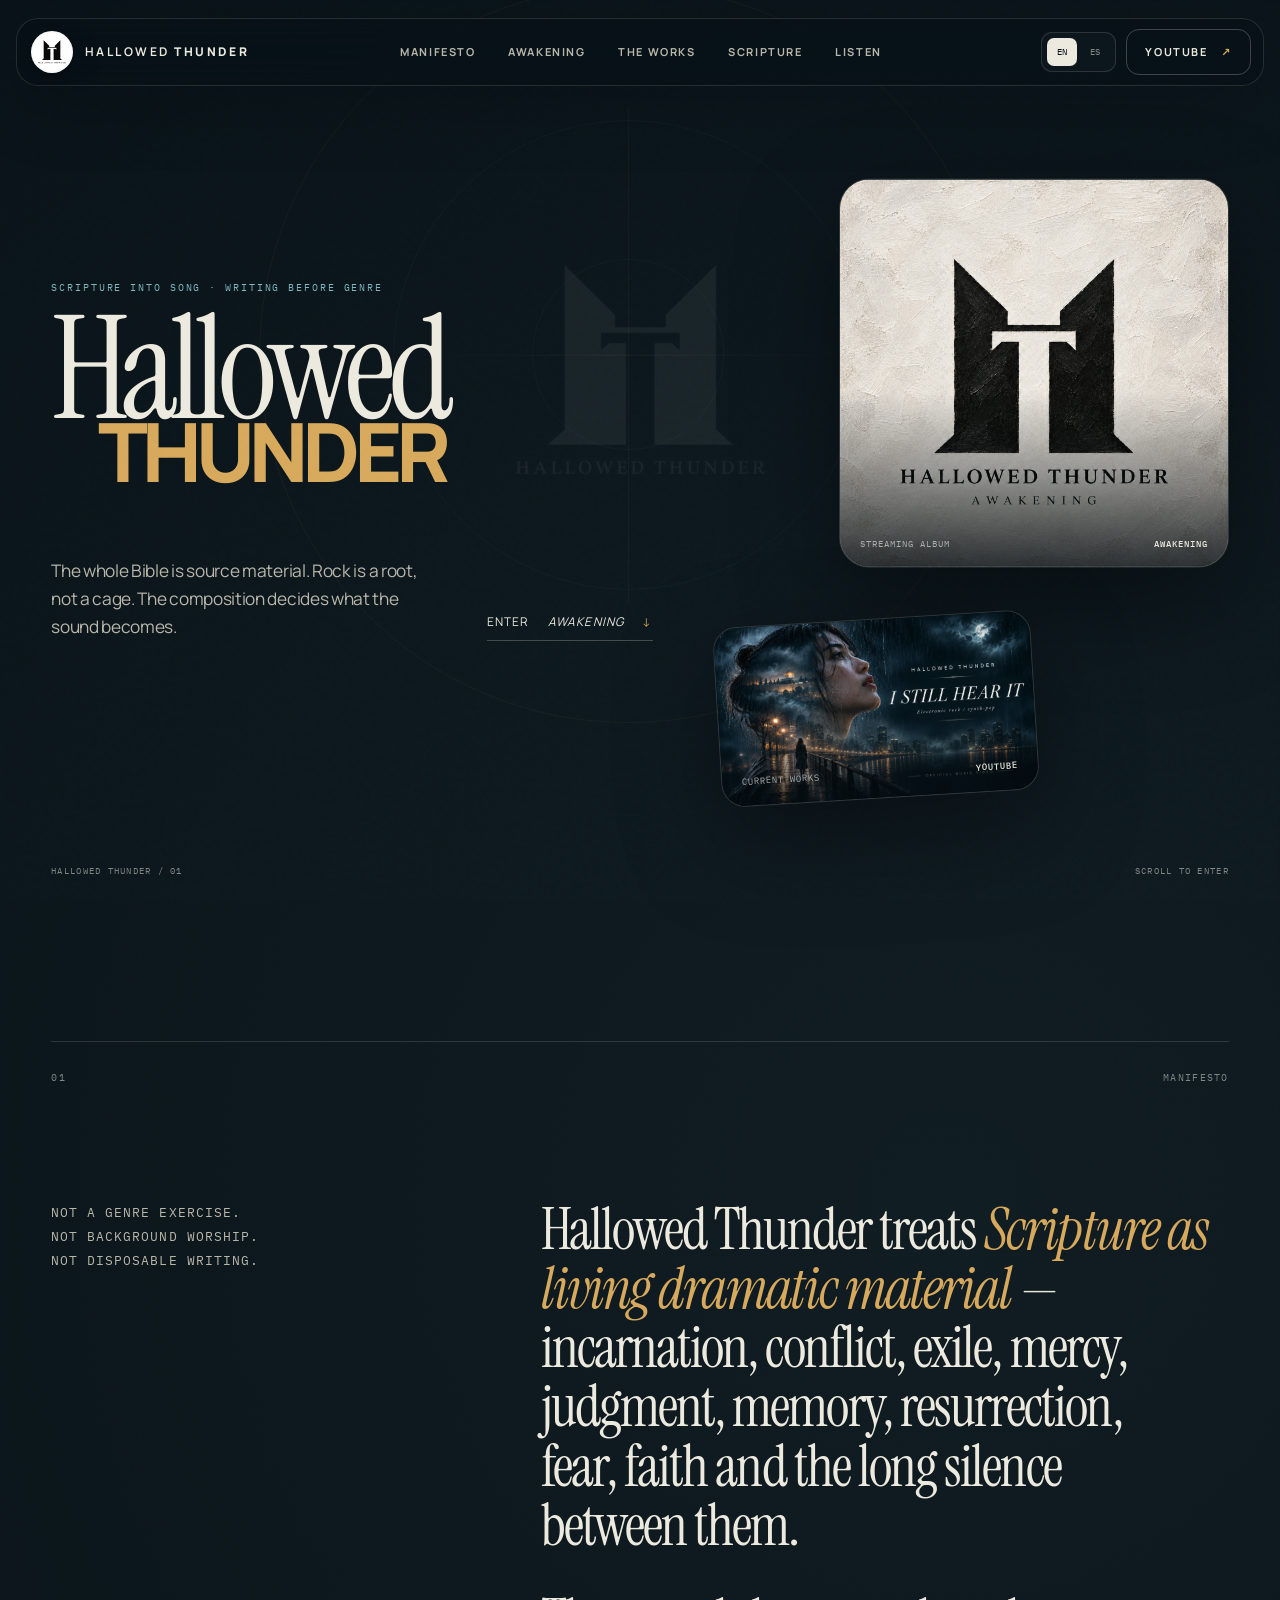
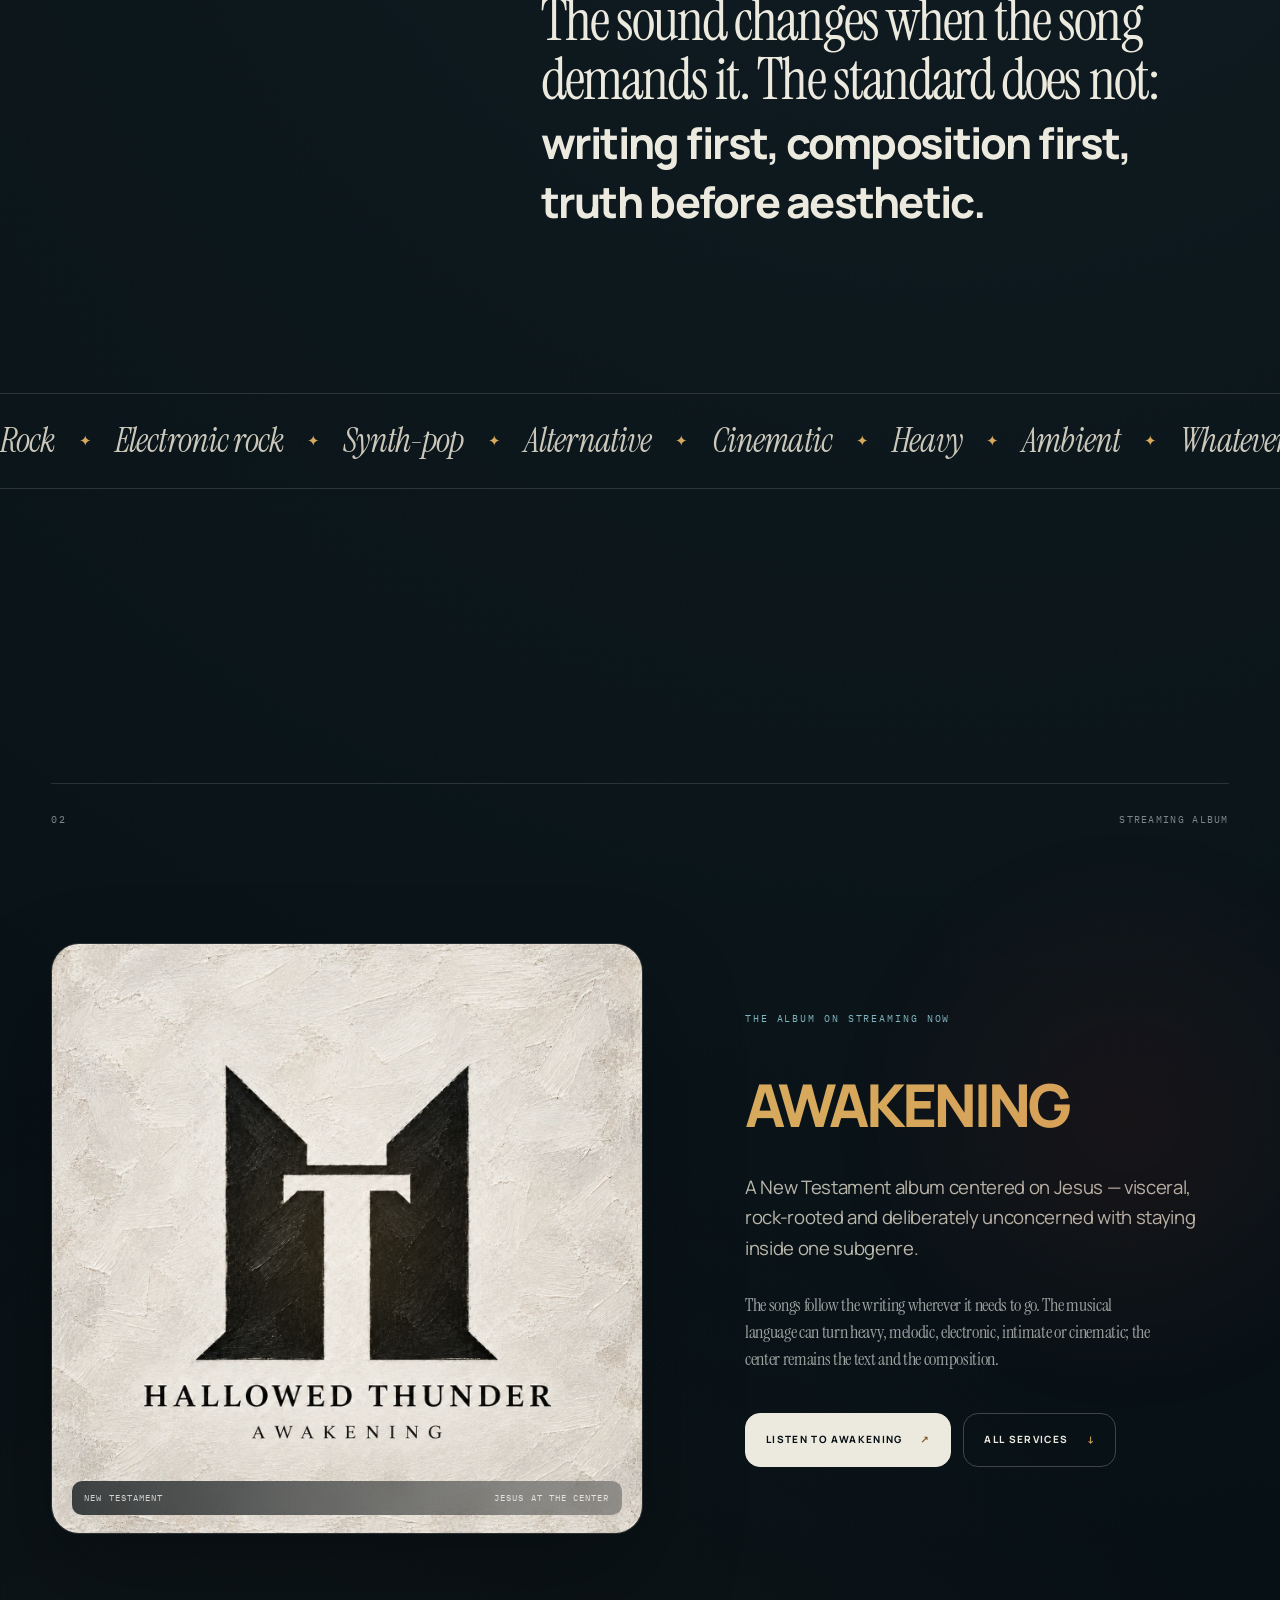
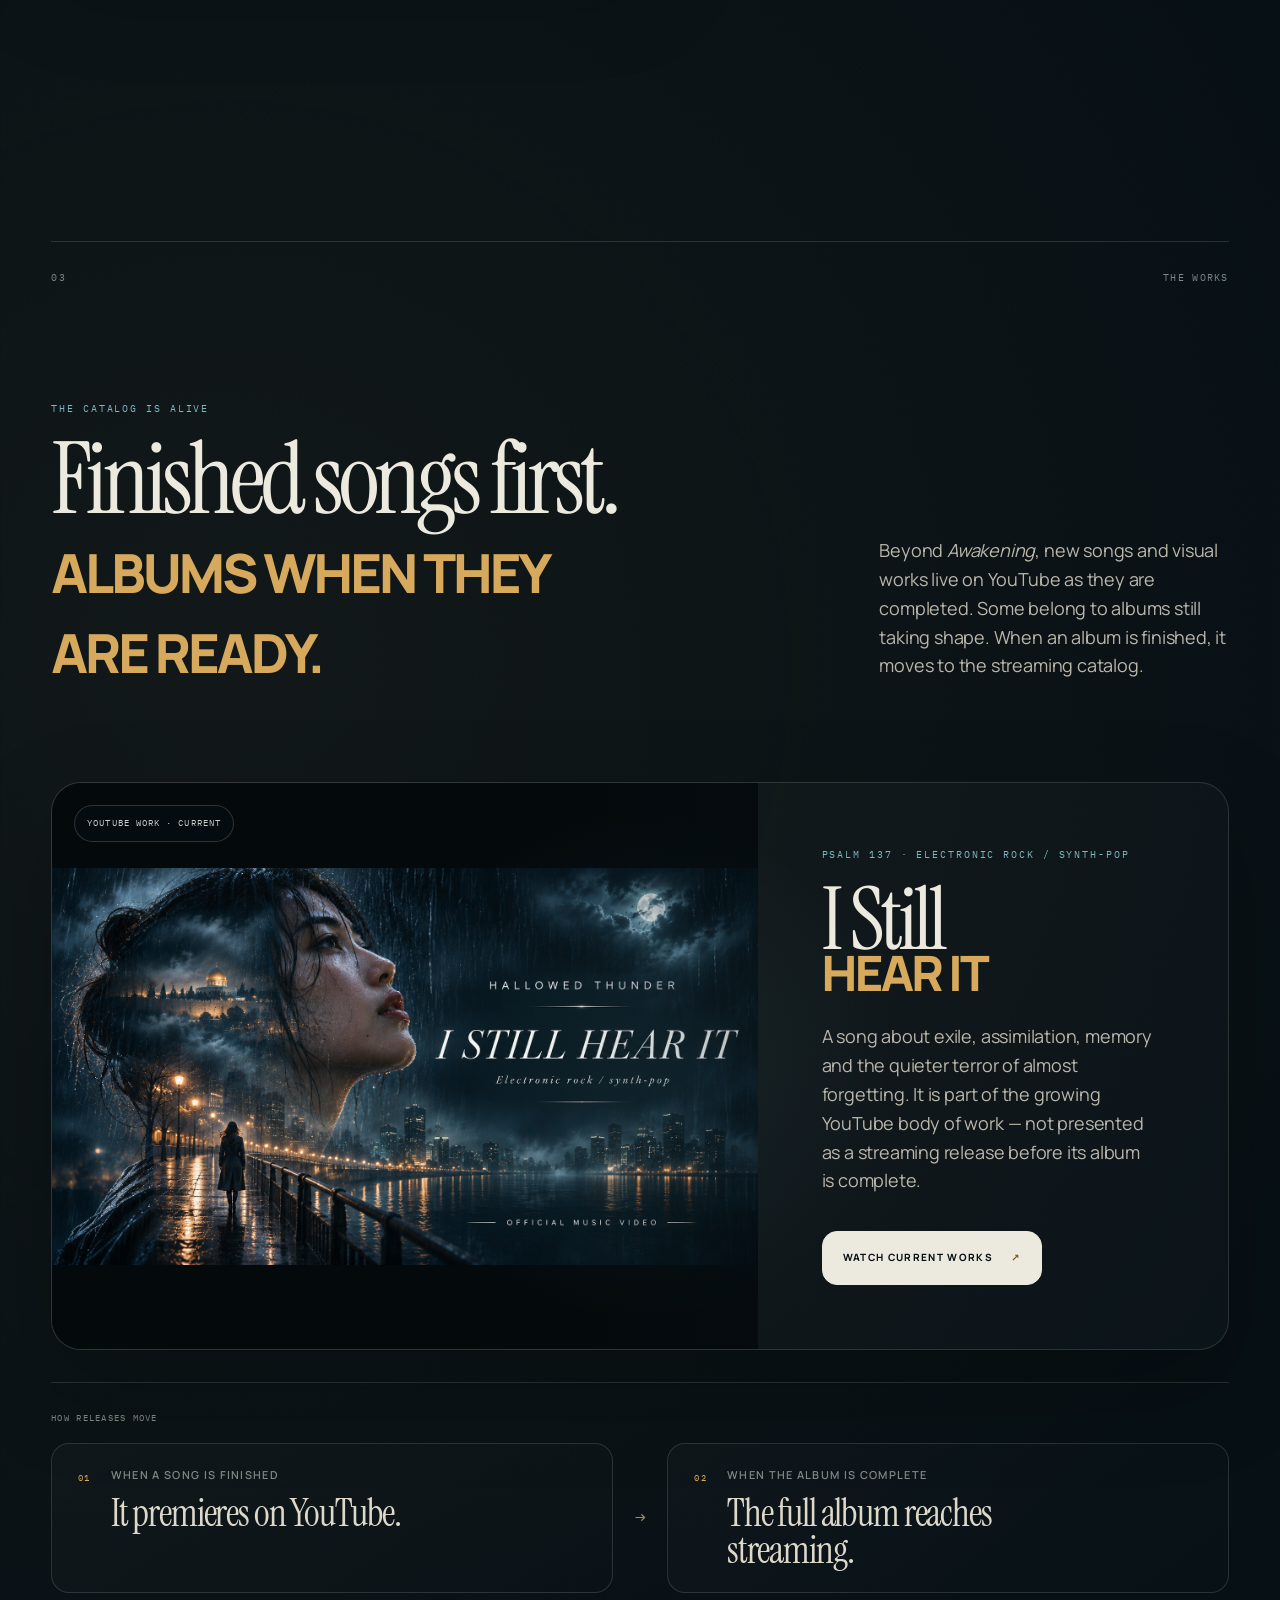
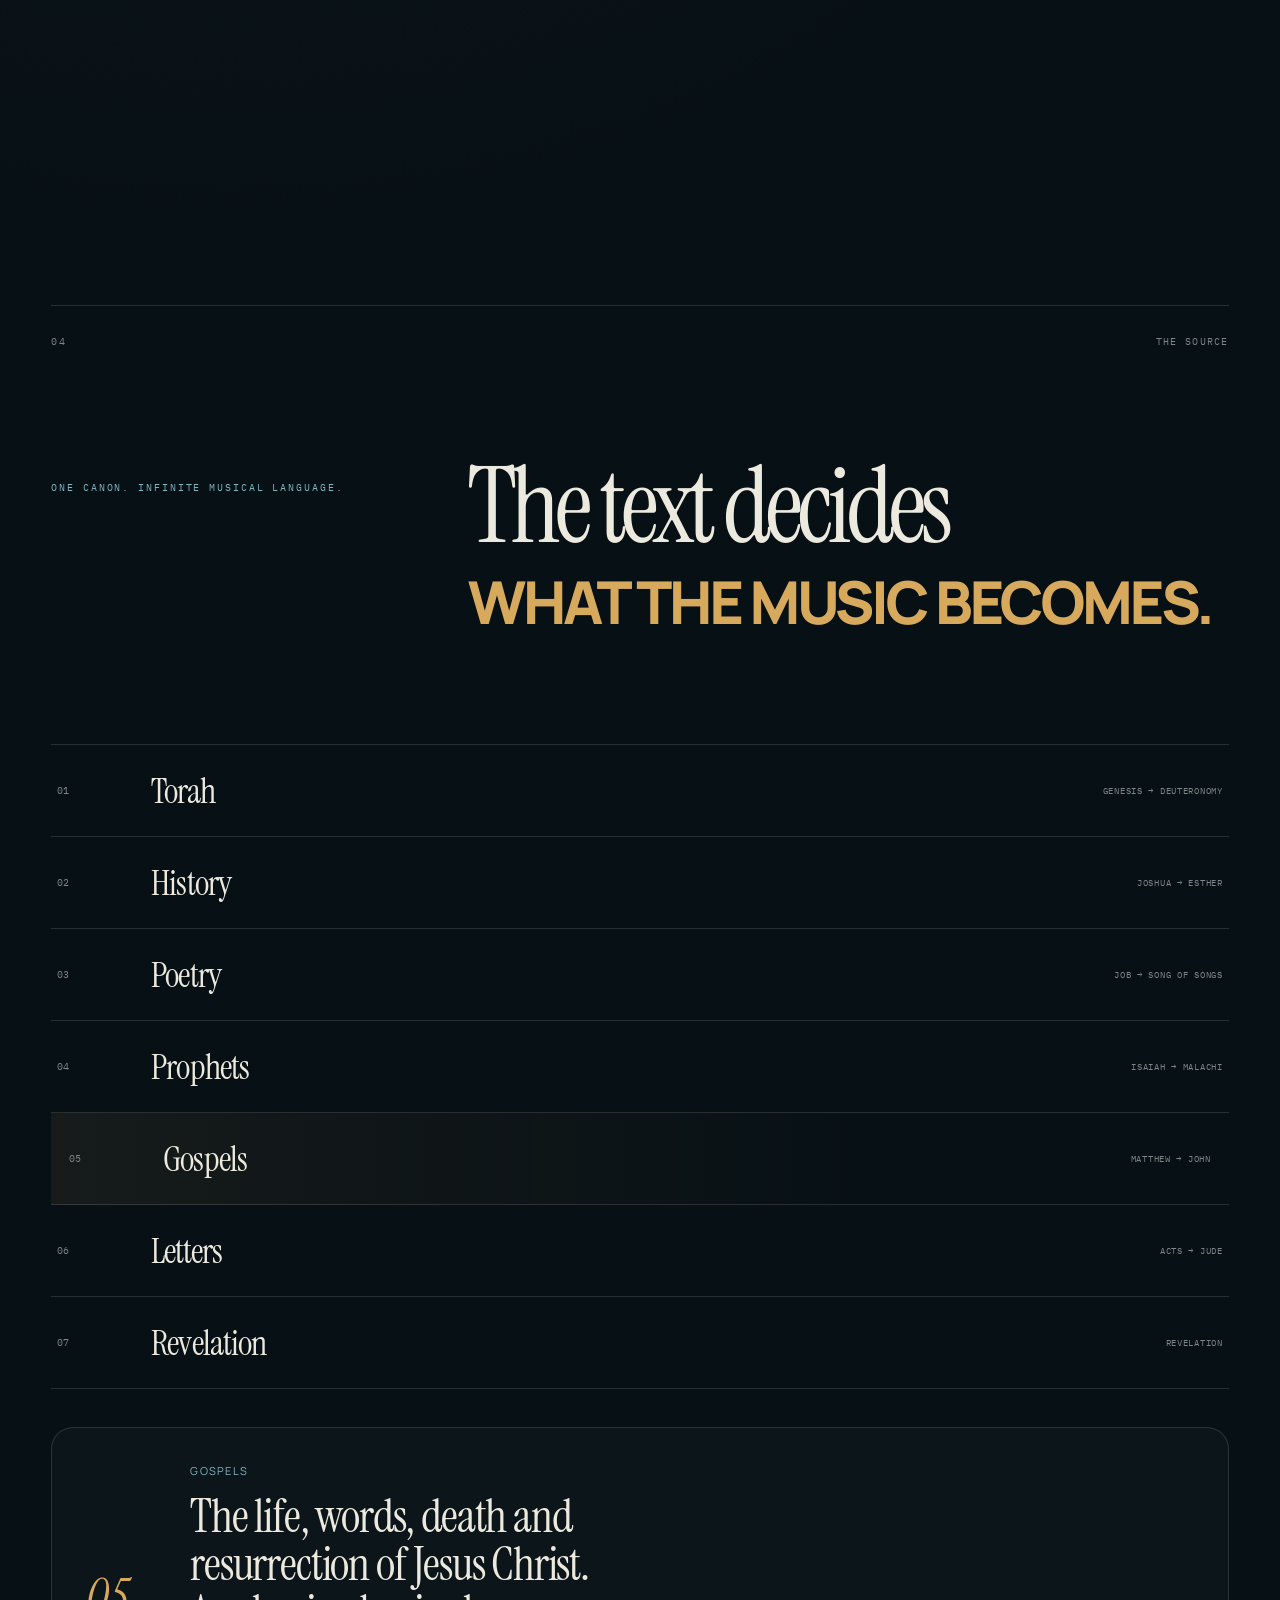
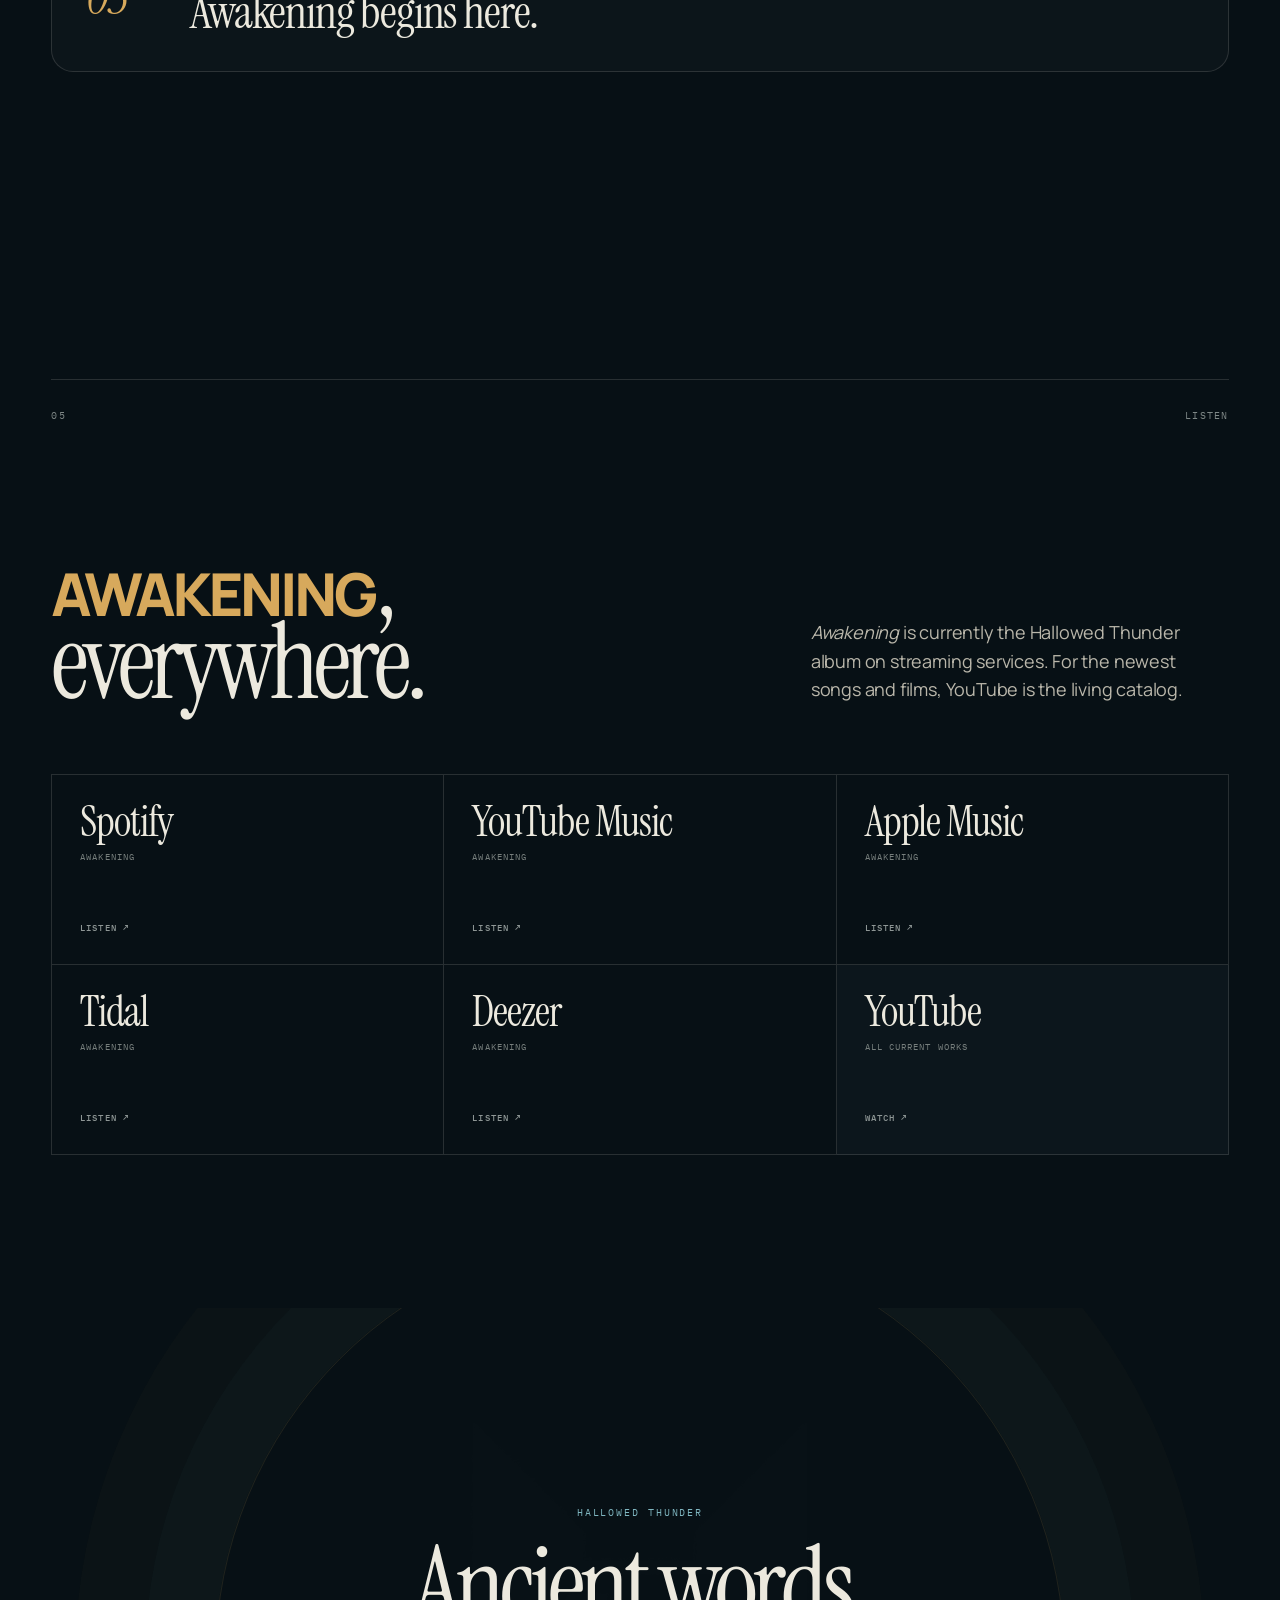
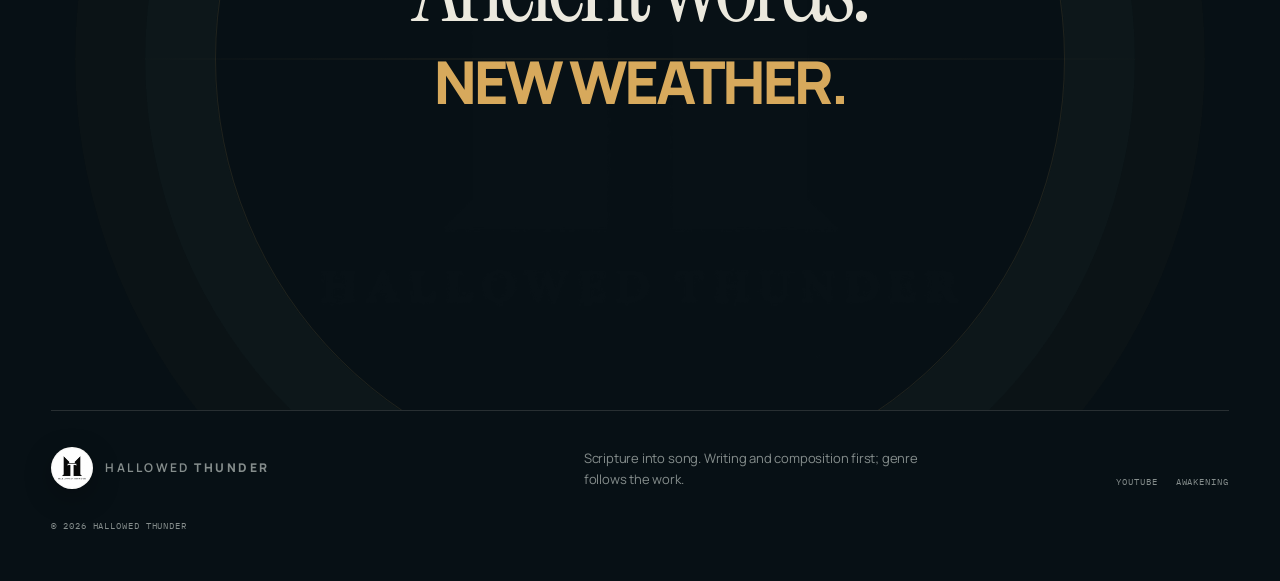
<file: index.html>
<!DOCTYPE html>

<html data-theme="dark" lang="en">
<head>
<meta charset="utf-8"/>
<meta content="width=device-width, initial-scale=1" name="viewport"/>
<meta content="#071015" name="theme-color"/>
<meta content="Hallowed Thunder — Scripture into song. Genre-fluid, composition-first music rooted in the whole Bible." name="description"/>
<title>Hallowed Thunder — Scripture Into Song</title>
<link href="https://fonts.googleapis.com" rel="preconnect"/>
<link crossorigin="" href="https://fonts.gstatic.com" rel="preconnect"/>
<link href="https://fonts.googleapis.com/css2?family=Instrument+Serif:ital@0;1&amp;family=Manrope:wght@300;400;500;600;700;800&amp;family=IBM+Plex+Mono:wght@400;500&amp;display=swap" rel="stylesheet"/>
<link href="assets/favicon.ico" rel="icon" sizes="any"/>
<link href="assets/favicon-32.png" rel="icon" sizes="32x32" type="image/png"/>
<link href="assets/favicon-16.png" rel="icon" sizes="16x16" type="image/png"/>
<link href="assets/apple-touch-icon.png" rel="apple-touch-icon" sizes="180x180"/>
<link href="site.webmanifest" rel="manifest"/>
<link href="./" hreflang="en" rel="alternate"/>
<link href="es/index.html" hreflang="es" rel="alternate"/>
<link href="styles.css" rel="stylesheet"/>
<script defer="" src="app.js"></script>
</head>
<body>
<div aria-hidden="true" class="grain"></div>
<div aria-hidden="true" class="scroll-progress"><span></span></div>
<div aria-hidden="true" class="cursor-halo"><i></i></div>
<header class="site-header" data-nav="">
<a aria-label="Hallowed Thunder home" class="brand magnetic" href="#top">
<span aria-hidden="true" class="brand-mark"><img alt="" src="assets/brand-logo.webp"/></span>
<span class="brand-type">Hallowed <b>Thunder</b></span>
</a>
<nav aria-label="Primary navigation" class="desktop-nav">
<a class="nav-link" href="#manifesto">Manifesto</a>
<a class="nav-link" href="#awakening">Awakening</a>
<a class="nav-link" href="#works">The Works</a>
<a class="nav-link" href="#scripture">Scripture</a>
<a class="nav-link" href="#listen">Listen</a>
</nav>
<div class="header-actions">
<div aria-label="Language" class="lang-switch"><span aria-current="page">EN</span><a href="es/index.html" lang="es">ES</a></div>
<a class="nav-cta magnetic" href="https://www.youtube.com/@HallowedThunder" rel="noopener" target="_blank">YouTube <span>↗</span></a>
</div>
<button aria-controls="mobile-menu" aria-expanded="false" aria-label="Open navigation" class="menu-toggle" type="button">
<span></span><span></span>
</button>
</header>
<aside aria-hidden="true" class="mobile-menu" id="mobile-menu">
<div class="mobile-menu__inner">
<div aria-label="Language" class="mobile-language"><span aria-current="page">EN</span><a href="es/index.html" lang="es">ES</a></div>
<p class="eyebrow">Navigate</p>
<a href="#manifesto">Manifesto</a>
<a href="#awakening">Awakening</a>
<a href="#works">The works</a>
<a href="#scripture">Scripture</a>
<a href="#listen">Listen</a>
<a class="mobile-youtube" href="https://www.youtube.com/@HallowedThunder" rel="noopener" target="_blank">Hallowed Thunder on YouTube ↗</a>
</div>
</aside>
<main id="top">
<section aria-labelledby="hero-title" class="hero hero--brand section-shell">
<div aria-hidden="true" class="hero-field" data-parallax="0.08">
<div class="halo-orbit halo-orbit--1"></div>
<div class="halo-orbit halo-orbit--2"></div>
<div class="halo-cross"></div>
</div>
<img alt="" aria-hidden="true" class="hero-wordmark" src="assets/brand-banner.webp"/>
<div class="hero-copy">
<p class="eyebrow reveal">Scripture into song · writing before genre</p>
<h1 class="hero-title reveal" id="hero-title">
<span>Hallowed</span>
<em>Thunder</em>
</h1>
<div class="hero-bottom reveal">
<p class="hero-lede">The whole Bible is source material. Rock is a root, not a cage. The composition decides what the sound becomes.</p>
<a class="text-link magnetic" href="#awakening">Enter <em>Awakening</em> <span>↓</span></a>
</div>
</div>
<div class="hero-stack reveal" data-parallax="0.028">
<figure class="hero-stack__album" data-tilt="">
<img alt="Awakening album artwork by Hallowed Thunder" src="assets/awakening-cover.webp"/>
<figcaption><span>Streaming album</span><strong>Awakening</strong></figcaption>
</figure>
<figure class="hero-stack__work">
<img alt="I Still Hear It presentation artwork by Hallowed Thunder" src="assets/i-still-hear-it-presentation.png"/>
<figcaption><span>Current works</span><strong>YouTube</strong></figcaption>
</figure>
</div>
<div aria-hidden="true" class="hero-index">
<span>Hallowed Thunder / 01</span><span>Scroll to enter</span>
</div>
</section>
<section class="manifesto section-shell" id="manifesto">
<div class="section-index reveal"><span>01</span><span>Manifesto</span></div>
<div class="manifesto-grid">
<p class="manifesto-kicker reveal">Not a genre exercise.<br/>Not background worship.<br/>Not disposable writing.</p>
<div class="manifesto-statement reveal">
<p>Hallowed Thunder treats <em>Scripture as living dramatic material</em> — incarnation, conflict, exile, mercy, judgment, memory, resurrection, fear, faith and the long silence between them.</p>
<p>The sound changes when the song demands it. The standard does not: <strong>writing first, composition first, truth before aesthetic.</strong></p>
</div>
</div>
<div aria-label="Genre range" class="genre-marquee">
<div class="marquee-track">
<span>Rock</span><i>✦</i><span>Electronic rock</span><i>✦</i><span>Synth-pop</span><i>✦</i><span>Alternative</span><i>✦</i><span>Cinematic</span><i>✦</i><span>Heavy</span><i>✦</i><span>Ambient</span><i>✦</i><span>Whatever the song requires</span><i>✦</i>
<span aria-hidden="true">Rock</span><i aria-hidden="true">✦</i><span aria-hidden="true">Electronic rock</span><i aria-hidden="true">✦</i><span aria-hidden="true">Synth-pop</span><i aria-hidden="true">✦</i><span aria-hidden="true">Alternative</span><i aria-hidden="true">✦</i><span aria-hidden="true">Cinematic</span><i aria-hidden="true">✦</i><span aria-hidden="true">Heavy</span><i aria-hidden="true">✦</i><span aria-hidden="true">Ambient</span><i aria-hidden="true">✦</i><span aria-hidden="true">Whatever the song requires</span><i aria-hidden="true">✦</i>
</div>
</div>
</section>
<section class="release awakening section-shell" id="awakening">
<div class="section-index reveal"><span>02</span><span>Streaming album</span></div>
<div class="release-grid awakening-grid">
<div class="release-art awakening-art reveal" data-tilt="">
<div aria-hidden="true" class="release-art__glow"></div>
<img alt="Awakening album cover by Hallowed Thunder" src="assets/awakening-cover.webp"/>
<div class="release-art__meta"><span>New Testament</span><span>Jesus at the center</span></div>
</div>
<div class="release-copy reveal">
<p class="eyebrow">The album on streaming now</p>
<h2><em>Awakening</em></h2>
<p class="release-deck">A New Testament album centered on Jesus — visceral, rock-rooted and deliberately unconcerned with staying inside one subgenre.</p>
<p class="album-note">The songs follow the writing wherever it needs to go. The musical language can turn heavy, melodic, electronic, intimate or cinematic; the center remains the text and the composition.</p>
<div class="release-actions">
<a class="button button--solid magnetic" href="https://open.spotify.com/album/0PEbB6zLd6z8I7h3VjhcPU?si=0vlGQ6jXSdSQMFtRLKRFRg" rel="noopener" target="_blank">Listen to Awakening <span>↗</span></a>
<a class="button button--ghost magnetic" href="#listen">All services <span>↓</span></a>
</div>
</div>
</div>
</section>
<section class="works section-shell" id="works">
<div class="section-index reveal"><span>03</span><span>The works</span></div>
<div class="works-head reveal">
<div>
<p class="eyebrow">The catalog is alive</p>
<h2>Finished songs first.<br/><em>Albums when they are ready.</em></h2>
</div>
<p>Beyond <em>Awakening</em>, new songs and visual works live on YouTube as they are completed. Some belong to albums still taking shape. When an album is finished, it moves to the streaming catalog.</p>
</div>
<article class="work-feature reveal" data-tilt="">
<div class="work-feature__image">
<img alt="I Still Hear It artwork" src="assets/i-still-hear-it-presentation.png"/>
<span class="work-status">YouTube work · current</span>
</div>
<div class="work-feature__copy">
<p class="eyebrow">Psalm 137 · electronic rock / synth-pop</p>
<h3>I Still <em>Hear It</em></h3>
<p>A song about exile, assimilation, memory and the quieter terror of almost forgetting. It is part of the growing YouTube body of work — not presented as a streaming release before its album is complete.</p>
<a class="button button--solid magnetic" href="https://www.youtube.com/@HallowedThunder" rel="noopener" target="_blank">Watch current works <span>↗</span></a>
</div>
</article>
<div aria-label="Release path" class="release-path reveal">
<div class="release-path__label">How releases move</div>
<div class="release-path__steps">
<div class="release-step"><span>01</span><div><small>When a song is finished</small><strong>It premieres on YouTube.</strong></div></div>
<div aria-hidden="true" class="release-path__arrow">→</div>
<div class="release-step"><span>02</span><div><small>When the album is complete</small><strong>The full album reaches streaming.</strong></div></div>
</div>
</div>
</section>
<section class="scripture section-shell" id="scripture">
<div class="section-index reveal"><span>04</span><span>The source</span></div>
<div class="scripture-head reveal">
<p class="eyebrow">One canon. Infinite musical language.</p>
<h2>The text decides<br/><em>what the music becomes.</em></h2>
</div>
<div class="canon" data-canon="">
<button class="canon-card" data-copy="Origins, covenant, wilderness, law, promise." data-label="Torah" type="button"><span>01</span><strong>Torah</strong><small>Genesis → Deuteronomy</small></button>
<button class="canon-card" data-copy="Kingdoms rise, fracture, fall and remember." data-label="History" type="button"><span>02</span><strong>History</strong><small>Joshua → Esther</small></button>
<button class="canon-card" data-copy="Prayer, grief, desire, wisdom, praise and protest." data-label="Poetry &amp; Wisdom" type="button"><span>03</span><strong>Poetry</strong><small>Job → Song of Songs</small></button>
<button class="canon-card" data-copy="Warning, judgment, exile, return, hope." data-label="Prophets" type="button"><span>04</span><strong>Prophets</strong><small>Isaiah → Malachi</small></button>
<button class="canon-card is-active" data-copy="The life, words, death and resurrection of Jesus Christ. Awakening begins here." data-label="Gospels" type="button"><span>05</span><strong>Gospels</strong><small>Matthew → John</small></button>
<button class="canon-card" data-copy="Witness, doctrine, endurance, community and mission." data-label="Church &amp; Letters" type="button"><span>06</span><strong>Letters</strong><small>Acts → Jude</small></button>
<button class="canon-card" data-copy="Judgment, worship, endurance and the world made new." data-label="Revelation" type="button"><span>07</span><strong>Revelation</strong><small>Revelation</small></button>
</div>
<div aria-live="polite" class="canon-response reveal">
<span class="canon-response__number">05</span>
<div><p class="canon-response__label">Gospels</p><p class="canon-response__copy">The life, words, death and resurrection of Jesus Christ. Awakening begins here.</p></div>
</div>
</section>
<section class="listen section-shell" id="listen">
<div class="section-index reveal"><span>05</span><span>Listen</span></div>
<div class="listen-head reveal">
<h2><em>Awakening</em>,<br/>everywhere.</h2>
<p><em>Awakening</em> is currently the Hallowed Thunder album on streaming services. For the newest songs and films, YouTube is the living catalog.</p>
</div>
<div class="platform-grid">
<a class="platform-card reveal magnetic" href="https://open.spotify.com/album/0PEbB6zLd6z8I7h3VjhcPU?si=0vlGQ6jXSdSQMFtRLKRFRg" rel="noopener" target="_blank"><span>Spotify<small>Awakening</small></span><b>Listen ↗</b></a>
<a class="platform-card reveal magnetic" href="https://music.youtube.com/playlist?list=PLzaz2ZkA4mlJtOlWiIjQKqikCUX9cFPBp" rel="noopener" target="_blank"><span>YouTube Music<small>Awakening</small></span><b>Listen ↗</b></a>
<a class="platform-card reveal magnetic" href="https://music.apple.com/us/artist/hallowed-thunder/6821692393" rel="noopener" target="_blank"><span>Apple Music<small>Awakening</small></span><b>Listen ↗</b></a>
<a class="platform-card reveal magnetic" href="https://tidal.com/artist/88158126" rel="noopener" target="_blank"><span>Tidal<small>Awakening</small></span><b>Listen ↗</b></a>
<a class="platform-card reveal magnetic" href="https://www.deezer.com/us/artist/422070882" rel="noopener" target="_blank"><span>Deezer<small>Awakening</small></span><b>Listen ↗</b></a>
<a class="platform-card platform-card--youtube reveal magnetic" href="https://www.youtube.com/@HallowedThunder" rel="noopener" target="_blank"><span>YouTube<small>All current works</small></span><b>Watch ↗</b></a>
</div>
</section>
<section class="closing section-shell">
<img alt="" aria-hidden="true" class="closing-mark" src="assets/brand-watermark.webp"/>
<div aria-hidden="true" class="closing-halo"></div>
<p class="eyebrow reveal">Hallowed Thunder</p>
<h2 class="reveal">Ancient words.<br/><em>New weather.</em></h2>
<a class="button button--solid magnetic reveal" href="https://www.youtube.com/@HallowedThunder" rel="noopener" target="_blank">Enter the channel <span>↗</span></a>
</section>
</main>
<footer class="site-footer section-shell">
<a class="brand" href="#top"><span aria-hidden="true" class="brand-mark"><img alt="" src="assets/brand-logo.webp"/></span><span class="brand-type">Hallowed <b>Thunder</b></span></a>
<p>Scripture into song. Writing and composition first; genre follows the work.</p>
<div class="footer-links"><a href="https://www.youtube.com/@HallowedThunder" rel="noopener" target="_blank">YouTube</a><a href="https://open.spotify.com/album/0PEbB6zLd6z8I7h3VjhcPU?si=0vlGQ6jXSdSQMFtRLKRFRg" rel="noopener" target="_blank">Awakening</a></div>
<small>© <span data-year=""></span> Hallowed Thunder</small>
</footer>
</body>
</html>
</file>
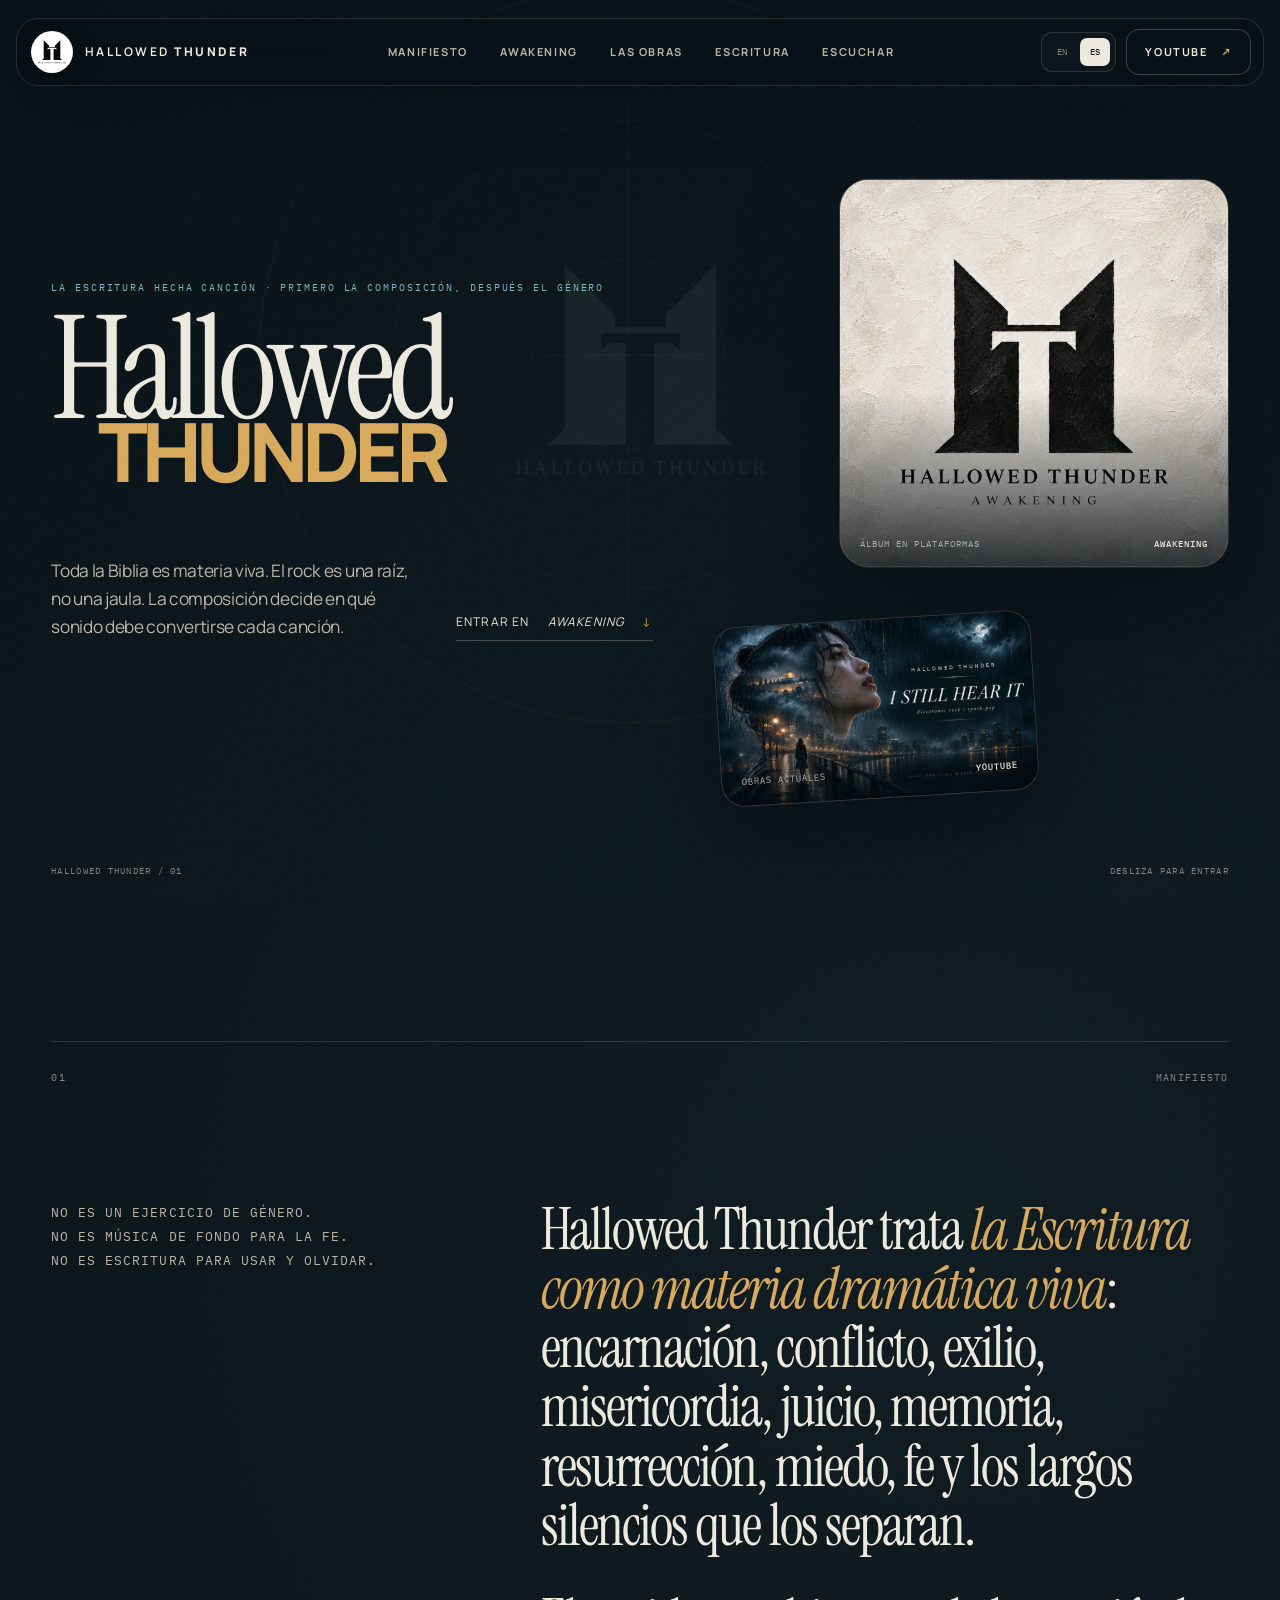
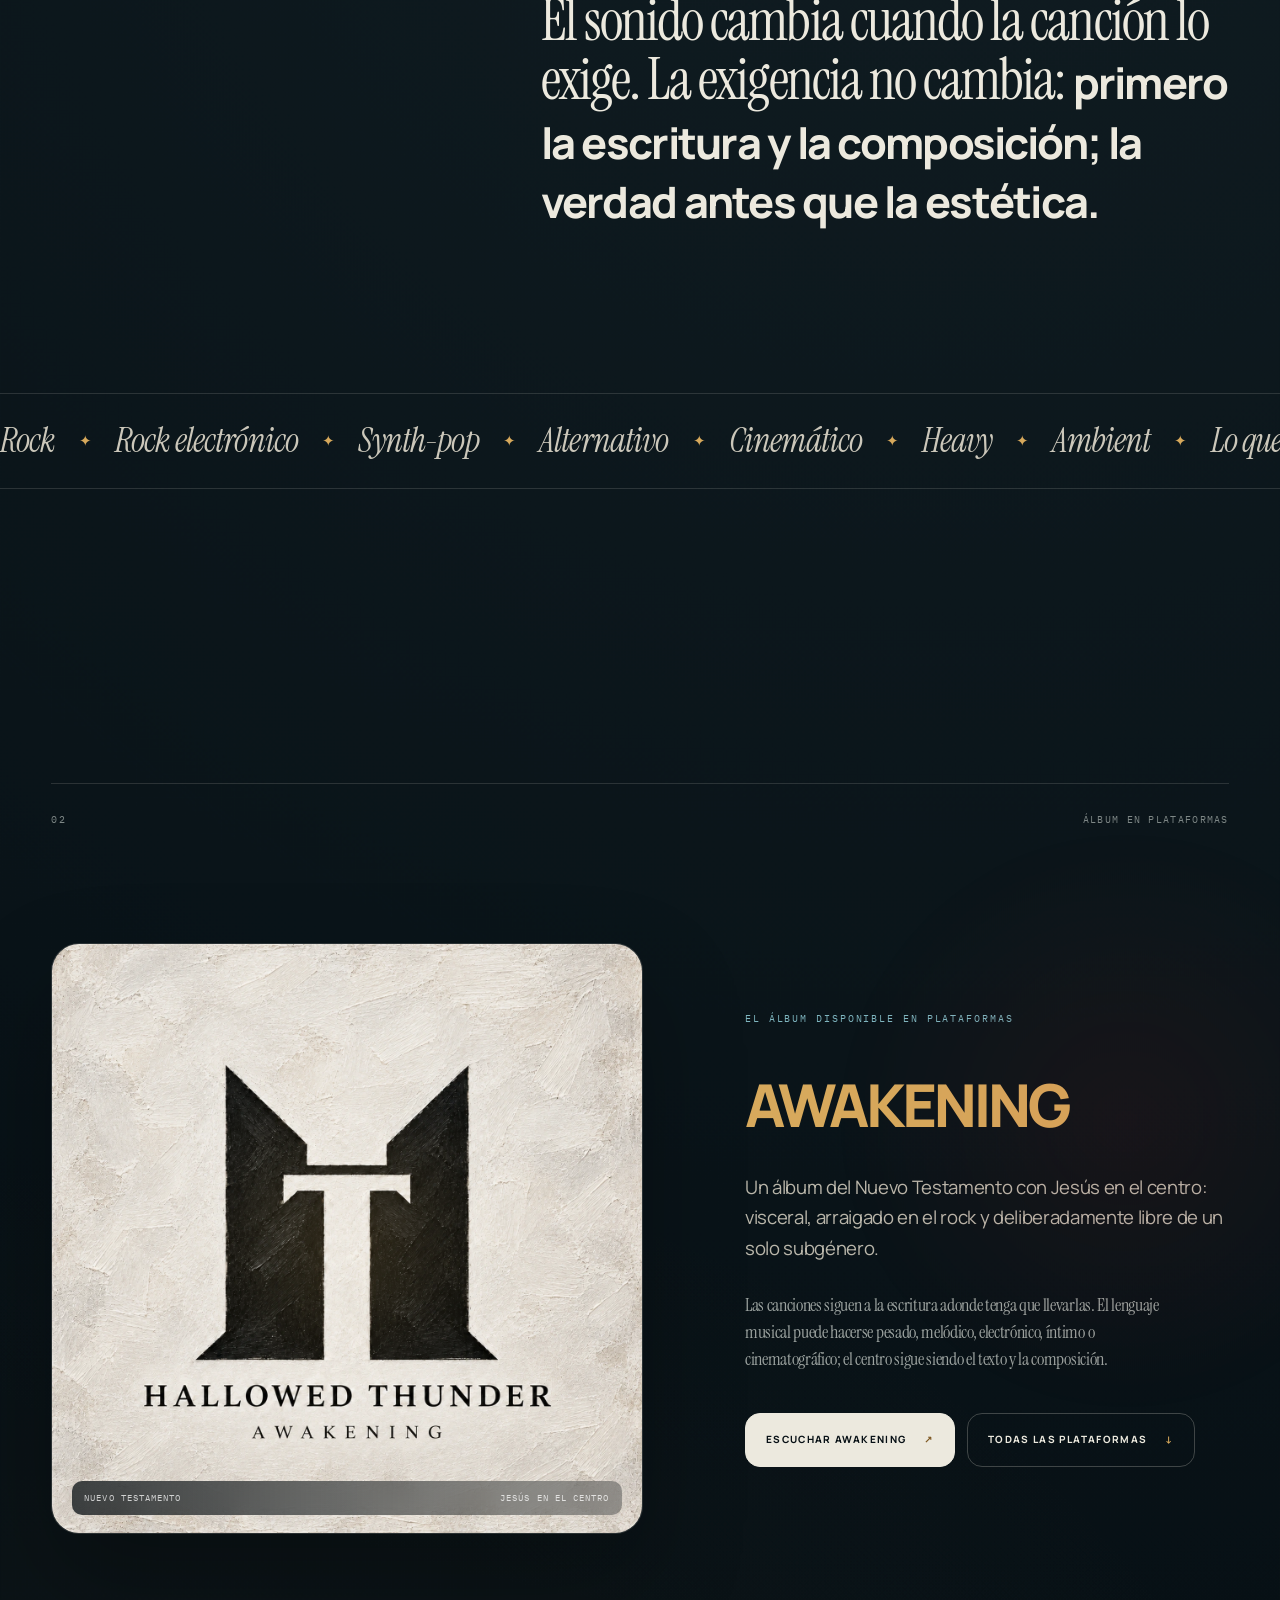
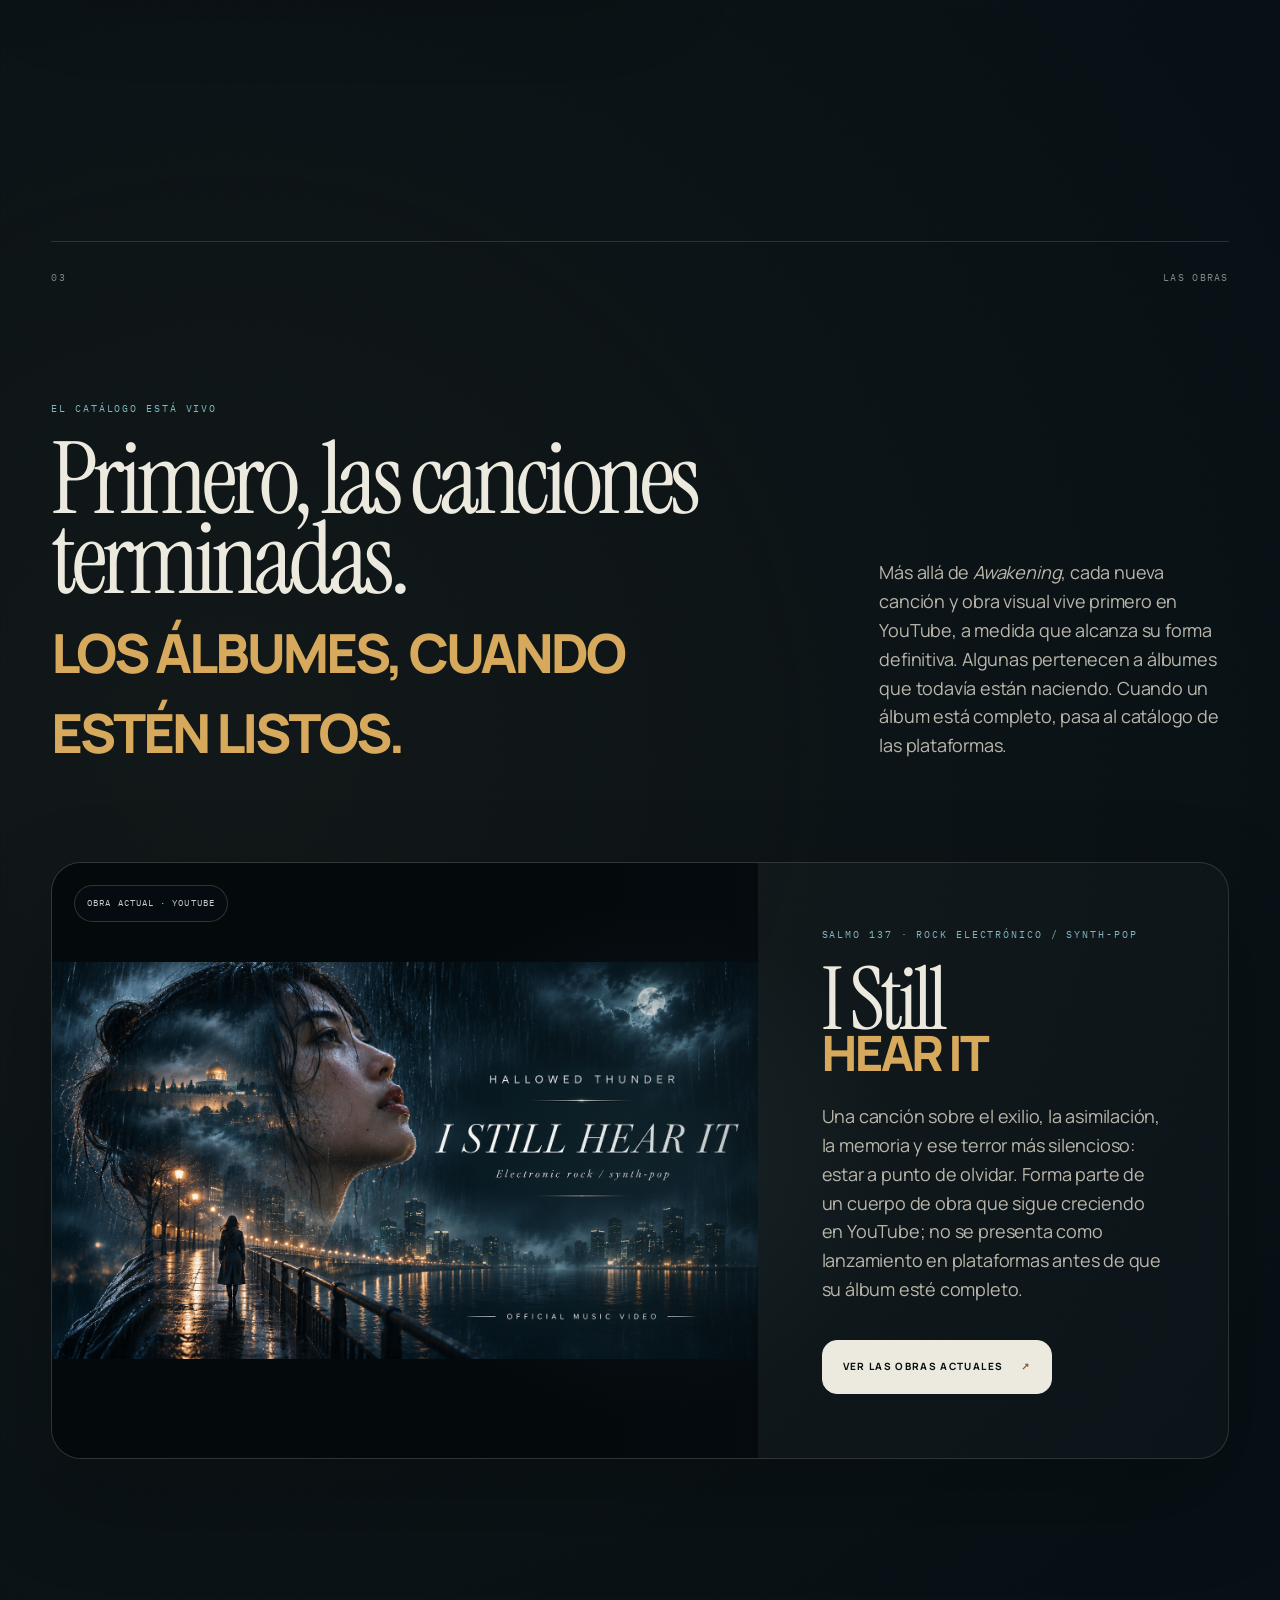
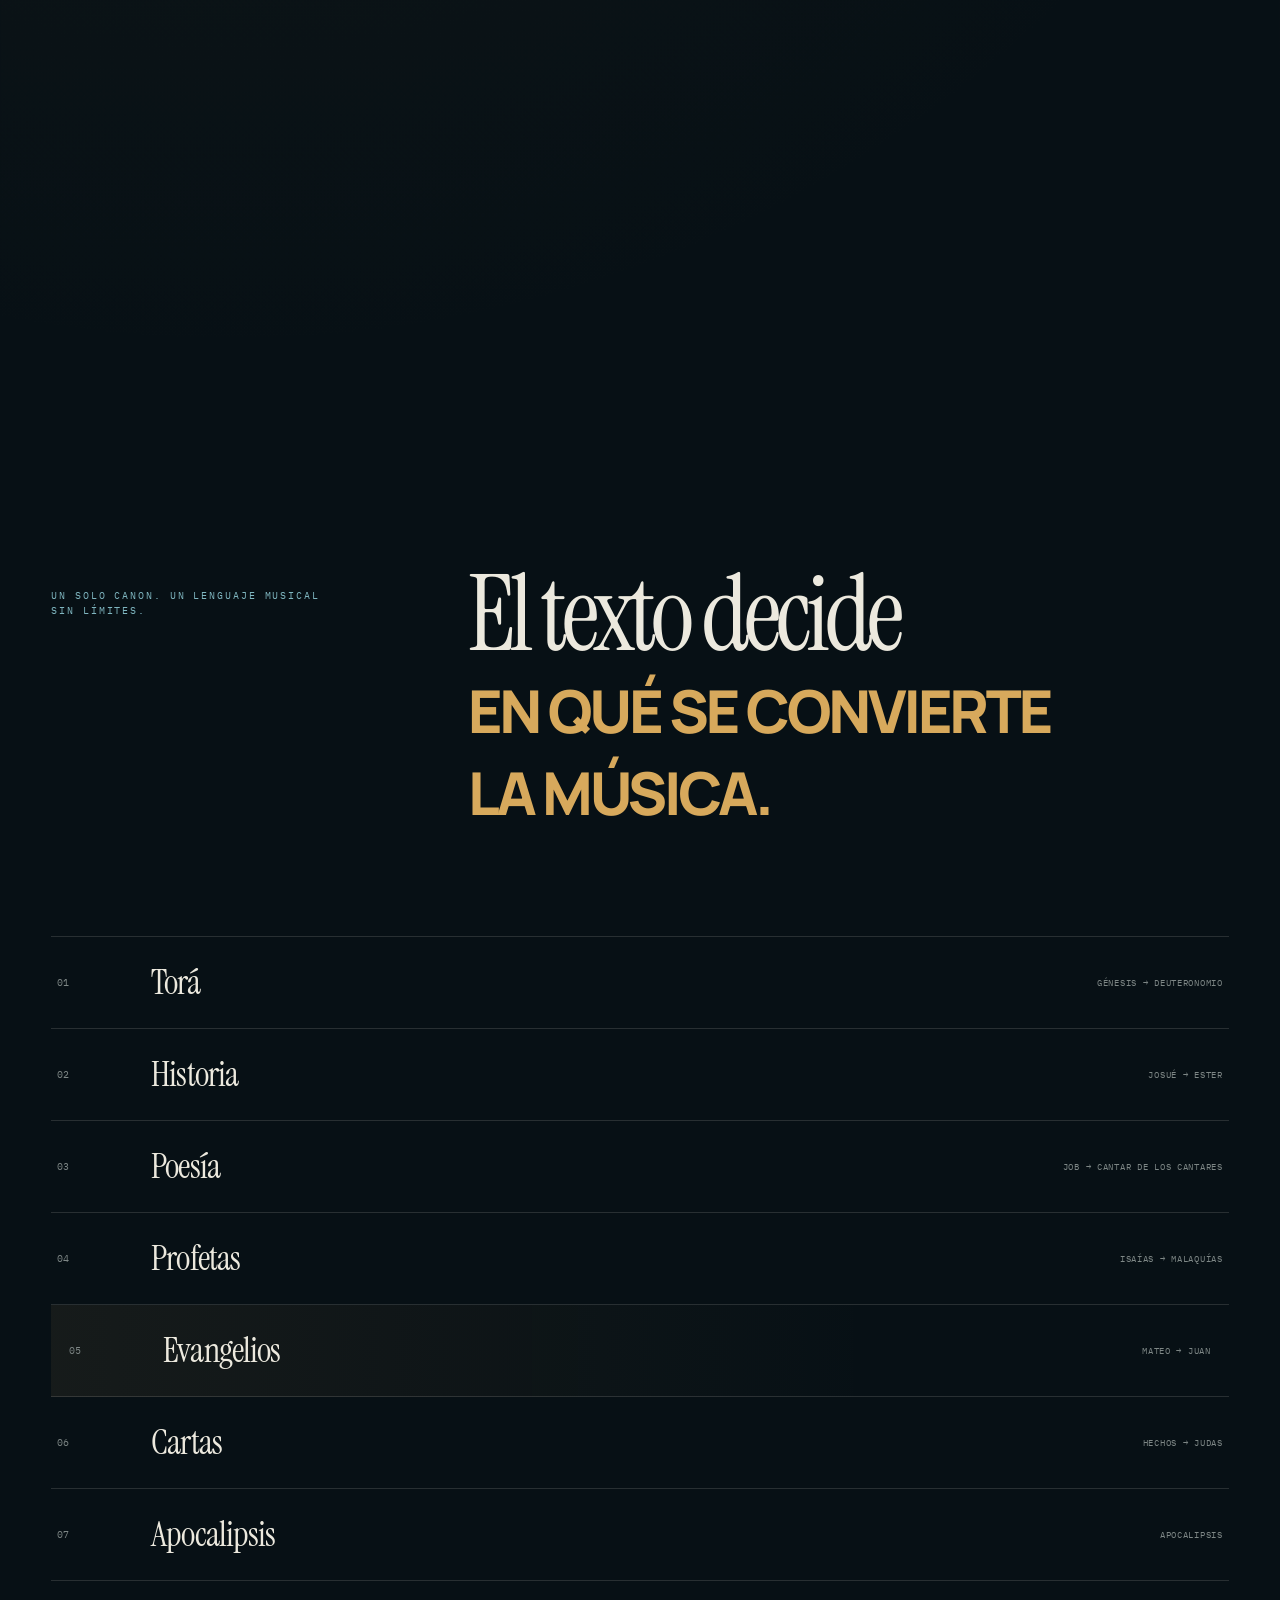
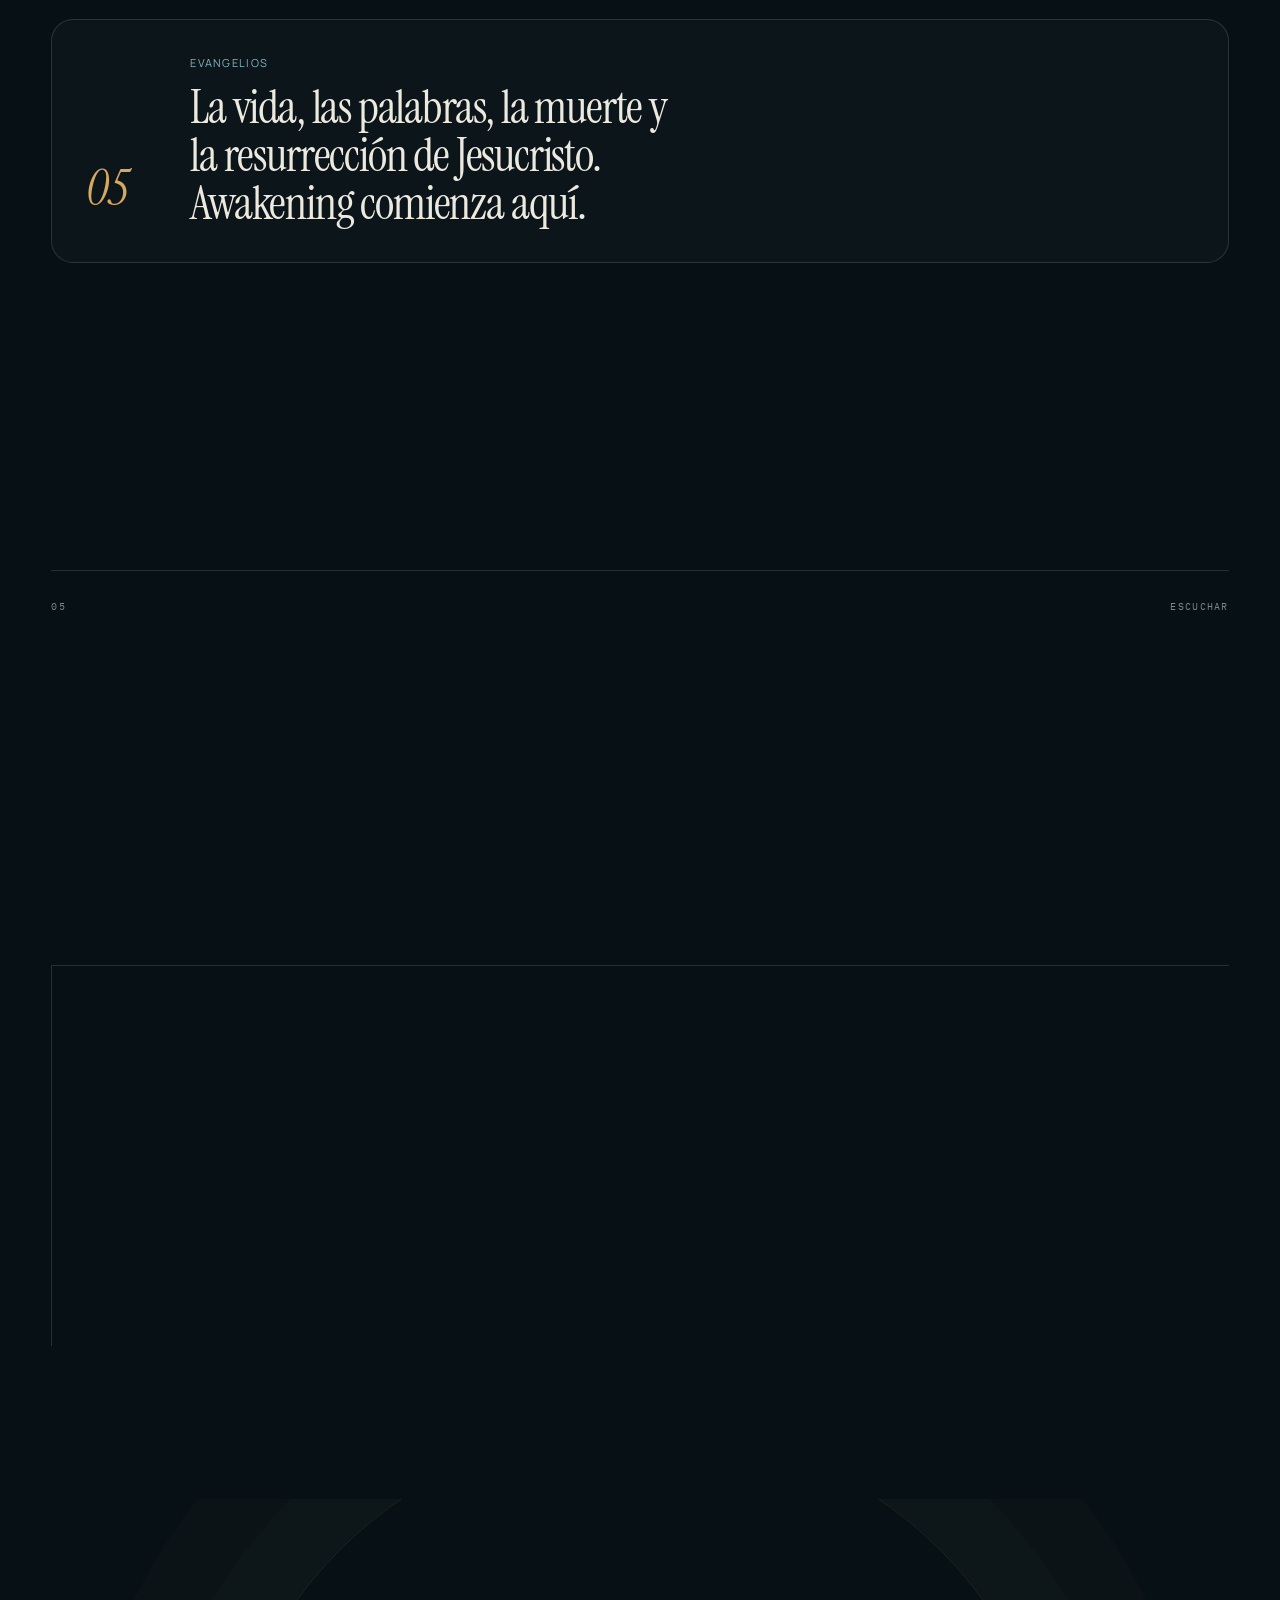
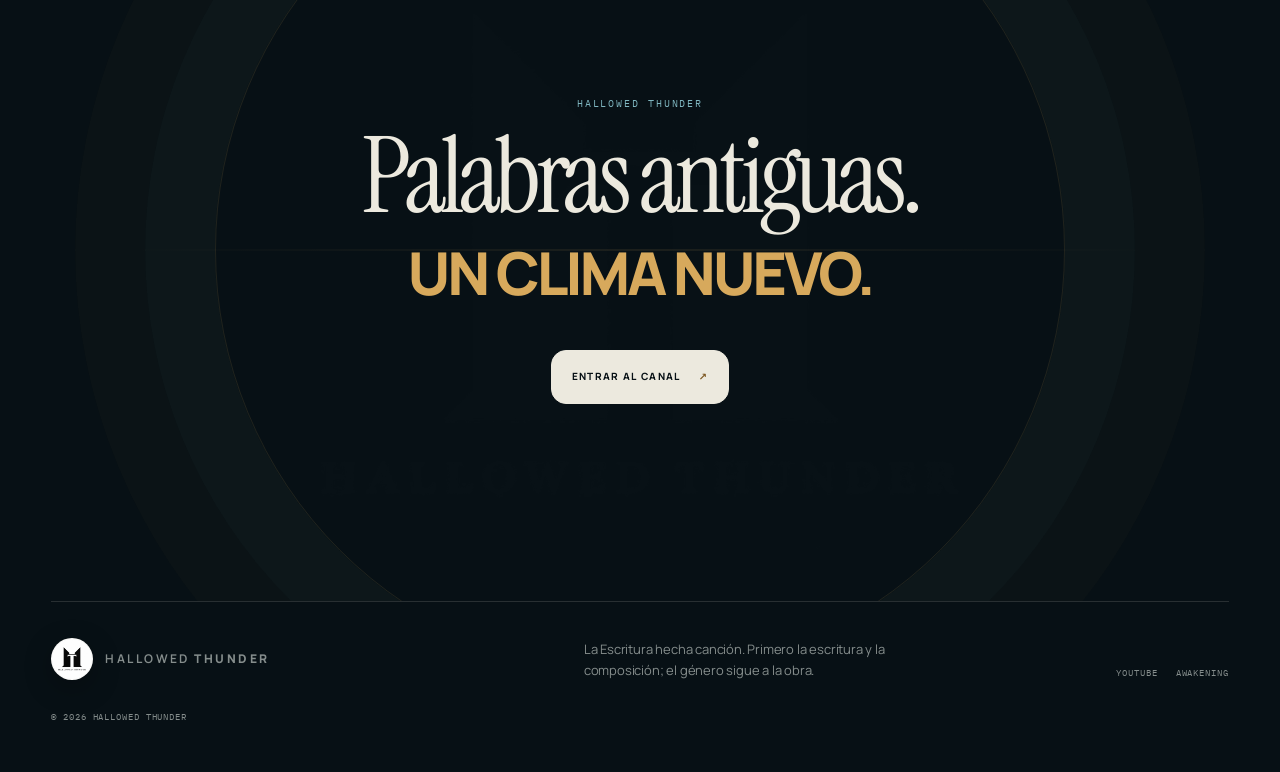
<file: es/index.html>
<!DOCTYPE html>

<html data-theme="dark" lang="es">
<head>
<meta charset="utf-8"/>
<meta content="width=device-width, initial-scale=1" name="viewport"/>
<meta content="#071015" name="theme-color"/>
<meta content="Hallowed Thunder — La Escritura hecha canción. Música nacida de toda la Biblia, guiada por la composición y libre de un solo género." name="description"/>
<title>Hallowed Thunder — La Escritura hecha canción</title>
<link href="https://fonts.googleapis.com" rel="preconnect"/>
<link crossorigin="" href="https://fonts.gstatic.com" rel="preconnect"/>
<link href="https://fonts.googleapis.com/css2?family=Instrument+Serif:ital@0;1&amp;family=Manrope:wght@300;400;500;600;700;800&amp;family=IBM+Plex+Mono:wght@400;500&amp;display=swap" rel="stylesheet"/>
<link href="../assets/favicon.ico" rel="icon" sizes="any"/>
<link href="../assets/favicon-32.png" rel="icon" sizes="32x32" type="image/png"/>
<link href="../assets/favicon-16.png" rel="icon" sizes="16x16" type="image/png"/>
<link href="../assets/apple-touch-icon.png" rel="apple-touch-icon" sizes="180x180"/>
<link href="../site.webmanifest" rel="manifest"/>
<link href="../index.html" hreflang="en" rel="alternate"/>
<link href="index.html" hreflang="es" rel="alternate"/>
<link href="../styles.css" rel="stylesheet"/>
<script defer="" src="../app.js"></script>
</head>
<body>
<div aria-hidden="true" class="grain"></div>
<div aria-hidden="true" class="scroll-progress"><span></span></div>
<div aria-hidden="true" class="cursor-halo"><i></i></div>
<header class="site-header" data-nav="">
<a aria-label="Inicio de Hallowed Thunder" class="brand magnetic" href="#top">
<span aria-hidden="true" class="brand-mark"><img alt="" src="../assets/brand-logo.webp"/></span>
<span class="brand-type">Hallowed <b>Thunder</b></span>
</a>
<nav aria-label="Navegación principal" class="desktop-nav">
<a class="nav-link" href="#manifesto">Manifiesto</a>
<a class="nav-link" href="#awakening">Awakening</a>
<a class="nav-link" href="#works">Las obras</a>
<a class="nav-link" href="#scripture">Escritura</a>
<a class="nav-link" href="#listen">Escuchar</a>
</nav>
<div class="header-actions">
<div aria-label="Idioma" class="lang-switch"><a href="../index.html" lang="en">EN</a><span aria-current="page">ES</span></div>
<a class="nav-cta magnetic" href="https://www.youtube.com/@HallowedThunder" rel="noopener" target="_blank">YouTube <span>↗</span></a>
</div>
<button aria-controls="mobile-menu" aria-expanded="false" aria-label="Abrir navegación" class="menu-toggle" type="button">
<span></span><span></span>
</button>
</header>
<aside aria-hidden="true" class="mobile-menu" id="mobile-menu">
<div class="mobile-menu__inner">
<div aria-label="Idioma" class="mobile-language"><a href="../index.html" lang="en">EN</a><span aria-current="page">ES</span></div>
<p class="eyebrow">Navegar</p>
<a href="#manifesto">Manifiesto</a>
<a href="#awakening">Awakening</a>
<a href="#works">Las obras</a>
<a href="#scripture">Escritura</a>
<a href="#listen">Escuchar</a>
<a class="mobile-youtube" href="https://www.youtube.com/@HallowedThunder" rel="noopener" target="_blank">Hallowed Thunder en YouTube ↗</a>
</div>
</aside>
<main id="top">
<section aria-labelledby="hero-title" class="hero hero--brand section-shell">
<div aria-hidden="true" class="hero-field" data-parallax="0.08">
<div class="halo-orbit halo-orbit--1"></div>
<div class="halo-orbit halo-orbit--2"></div>
<div class="halo-cross"></div>
</div>
<img alt="" aria-hidden="true" class="hero-wordmark" src="../assets/brand-banner.webp"/>
<div class="hero-copy">
<p class="eyebrow reveal">La Escritura hecha canción · primero la composición, después el género</p>
<h1 class="hero-title reveal" id="hero-title">
<span>Hallowed</span>
<em>Thunder</em>
</h1>
<div class="hero-bottom reveal">
<p class="hero-lede">Toda la Biblia es materia viva. El rock es una raíz, no una jaula. La composición decide en qué sonido debe convertirse cada canción.</p>
<a class="text-link magnetic" href="#awakening">Entrar en <em>Awakening</em> <span>↓</span></a>
</div>
</div>
<div class="hero-stack reveal" data-parallax="0.028">
<figure class="hero-stack__album" data-tilt="">
<img alt="Portada del álbum Awakening de Hallowed Thunder" src="../assets/awakening-cover.webp"/>
<figcaption><span>Álbum en plataformas</span><strong>Awakening</strong></figcaption>
</figure>
<figure class="hero-stack__work">
<img alt="Arte de presentación de I Still Hear It de Hallowed Thunder" src="../assets/i-still-hear-it-presentation.png"/>
<figcaption><span>Obras actuales</span><strong>YouTube</strong></figcaption>
</figure>
</div>
<div aria-hidden="true" class="hero-index">
<span>Hallowed Thunder / 01</span><span>Desliza para entrar</span>
</div>
</section>
<section class="manifesto section-shell" id="manifesto">
<div class="section-index reveal"><span>01</span><span>Manifiesto</span></div>
<div class="manifesto-grid">
<p class="manifesto-kicker reveal">No es un ejercicio de género.<br/>No es música de fondo para la fe.<br/>No es escritura para usar y olvidar.</p>
<div class="manifesto-statement reveal">
<p>Hallowed Thunder trata <em>la Escritura como materia dramática viva</em>: encarnación, conflicto, exilio, misericordia, juicio, memoria, resurrección, miedo, fe y los largos silencios que los separan.</p>
<p>El sonido cambia cuando la canción lo exige. La exigencia no cambia: <strong>primero la escritura y la composición; la verdad antes que la estética.</strong></p>
</div>
</div>
<div aria-label="Rango de géneros" class="genre-marquee">
<div class="marquee-track">
<span>Rock</span><i>✦</i><span>Rock electrónico</span><i>✦</i><span>Synth-pop</span><i>✦</i><span>Alternativo</span><i>✦</i><span>Cinemático</span><i>✦</i><span>Heavy</span><i>✦</i><span>Ambient</span><i>✦</i><span>Lo que la canción exija</span><i>✦</i>
<span aria-hidden="true">Rock</span><i aria-hidden="true">✦</i><span aria-hidden="true">Rock electrónico</span><i aria-hidden="true">✦</i><span aria-hidden="true">Synth-pop</span><i aria-hidden="true">✦</i><span aria-hidden="true">Alternativo</span><i aria-hidden="true">✦</i><span aria-hidden="true">Cinemático</span><i aria-hidden="true">✦</i><span aria-hidden="true">Heavy</span><i aria-hidden="true">✦</i><span aria-hidden="true">Ambient</span><i aria-hidden="true">✦</i><span aria-hidden="true">Lo que la canción exija</span><i aria-hidden="true">✦</i>
</div>
</div>
</section>
<section class="release awakening section-shell" id="awakening">
<div class="section-index reveal"><span>02</span><span>Álbum en plataformas</span></div>
<div class="release-grid awakening-grid">
<div class="release-art awakening-art reveal" data-tilt="">
<div aria-hidden="true" class="release-art__glow"></div>
<img alt="Portada del álbum Awakening de Hallowed Thunder" src="../assets/awakening-cover.webp"/>
<div class="release-art__meta"><span>Nuevo Testamento</span><span>Jesús en el centro</span></div>
</div>
<div class="release-copy reveal">
<p class="eyebrow">El álbum disponible en plataformas</p>
<h2><em>Awakening</em></h2>
<p class="release-deck">Un álbum del Nuevo Testamento con Jesús en el centro: visceral, arraigado en el rock y deliberadamente libre de un solo subgénero.</p>
<p class="album-note">Las canciones siguen a la escritura adonde tenga que llevarlas. El lenguaje musical puede hacerse pesado, melódico, electrónico, íntimo o cinematográfico; el centro sigue siendo el texto y la composición.</p>
<div class="release-actions">
<a class="button button--solid magnetic" href="https://open.spotify.com/album/0PEbB6zLd6z8I7h3VjhcPU?si=0vlGQ6jXSdSQMFtRLKRFRg" rel="noopener" target="_blank">Escuchar Awakening <span>↗</span></a>
<a class="button button--ghost magnetic" href="#listen">Todas las plataformas <span>↓</span></a>
</div>
</div>
</div>
</section>
<section class="works section-shell" id="works">
<div class="section-index reveal"><span>03</span><span>Las obras</span></div>
<div class="works-head reveal">
<div>
<p class="eyebrow">El catálogo está vivo</p>
<h2>Primero, las canciones terminadas.<br/><em>Los álbumes, cuando estén listos.</em></h2>
</div>
<p>Más allá de <em>Awakening</em>, cada nueva canción y obra visual vive primero en YouTube, a medida que alcanza su forma definitiva. Algunas pertenecen a álbumes que todavía están naciendo. Cuando un álbum está completo, pasa al catálogo de las plataformas.</p>
</div>
<article class="work-feature reveal" data-tilt="">
<div class="work-feature__image">
<img alt="Arte de I Still Hear It" src="../assets/i-still-hear-it-presentation.png"/>
<span class="work-status">Obra actual · YouTube</span>
</div>
<div class="work-feature__copy">
<p class="eyebrow">Salmo 137 · rock electrónico / synth-pop</p>
<h3>I Still <em>Hear It</em></h3>
<p>Una canción sobre el exilio, la asimilación, la memoria y ese terror más silencioso: estar a punto de olvidar. Forma parte de un cuerpo de obra que sigue creciendo en YouTube; no se presenta como lanzamiento en plataformas antes de que su álbum esté completo.</p>
<a class="button button--solid magnetic" href="https://www.youtube.com/@HallowedThunder" rel="noopener" target="_blank">Ver las obras actuales <span>↗</span></a>
</div>
</article>
<div aria-label="Ruta de publicación" class="release-path reveal">
<div class="release-path__label">Cómo avanza cada lanzamiento</div>
<div class="release-path__steps">
<div class="release-step"><span>01</span><div><small>Cuando una canción está terminada</small><strong>Se estrena en YouTube.</strong></div></div>
<div aria-hidden="true" class="release-path__arrow">→</div>
<div class="release-step"><span>02</span><div><small>Cuando el álbum está completo</small><strong>El álbum entero llega a las plataformas.</strong></div></div>
</div>
</div>
</section>
<section class="scripture section-shell" id="scripture">
<div class="section-index reveal"><span>04</span><span>La fuente</span></div>
<div class="scripture-head reveal">
<p class="eyebrow">Un solo canon. Un lenguaje musical sin límites.</p>
<h2>El texto decide<br/><em>en qué se convierte la música.</em></h2>
</div>
<div class="canon" data-canon="">
<button class="canon-card" data-copy="Origen, pacto, desierto, ley, promesa." data-label="Torá" type="button"><span>01</span><strong>Torá</strong><small>Génesis → Deuteronomio</small></button>
<button class="canon-card" data-copy="Reinos que nacen, se fracturan, caen y recuerdan." data-label="Historia" type="button"><span>02</span><strong>Historia</strong><small>Josué → Ester</small></button>
<button class="canon-card" data-copy="Oración, duelo, deseo, sabiduría, alabanza y protesta." data-label="Poesía y sabiduría" type="button"><span>03</span><strong>Poesía</strong><small>Job → Cantar de los Cantares</small></button>
<button class="canon-card" data-copy="Advertencia, juicio, exilio, regreso, esperanza." data-label="Profetas" type="button"><span>04</span><strong>Profetas</strong><small>Isaías → Malaquías</small></button>
<button class="canon-card is-active" data-copy="La vida, las palabras, la muerte y la resurrección de Jesucristo. Awakening comienza aquí." data-label="Evangelios" type="button"><span>05</span><strong>Evangelios</strong><small>Mateo → Juan</small></button>
<button class="canon-card" data-copy="Testimonio, doctrina, perseverancia, comunidad y misión." data-label="Iglesia y cartas" type="button"><span>06</span><strong>Cartas</strong><small>Hechos → Judas</small></button>
<button class="canon-card" data-copy="Juicio, adoración, perseverancia y el mundo hecho nuevo." data-label="Apocalipsis" type="button"><span>07</span><strong>Apocalipsis</strong><small>Apocalipsis</small></button>
</div>
<div aria-live="polite" class="canon-response reveal">
<span class="canon-response__number">05</span>
<div><p class="canon-response__label">Evangelios</p><p class="canon-response__copy">La vida, las palabras, la muerte y la resurrección de Jesucristo. Awakening comienza aquí.</p></div>
</div>
</section>
<section class="listen section-shell" id="listen">
<div class="section-index reveal"><span>05</span><span>Escuchar</span></div>
<div class="listen-head reveal">
<h2><em>Awakening</em>,<br/>donde quieras.</h2>
<p><em>Awakening</em> es, por ahora, el álbum de Hallowed Thunder disponible en plataformas. Para las canciones y obras visuales más recientes, YouTube es el catálogo vivo.</p>
</div>
<div class="platform-grid">
<a class="platform-card reveal magnetic" href="https://open.spotify.com/album/0PEbB6zLd6z8I7h3VjhcPU?si=0vlGQ6jXSdSQMFtRLKRFRg" rel="noopener" target="_blank"><span>Spotify<small>Awakening</small></span><b>Escuchar ↗</b></a>
<a class="platform-card reveal magnetic" href="https://music.youtube.com/playlist?list=PLzaz2ZkA4mlJtOlWiIjQKqikCUX9cFPBp" rel="noopener" target="_blank"><span>YouTube Music<small>Awakening</small></span><b>Escuchar ↗</b></a>
<a class="platform-card reveal magnetic" href="https://music.apple.com/us/artist/hallowed-thunder/6821692393" rel="noopener" target="_blank"><span>Apple Music<small>Awakening</small></span><b>Escuchar ↗</b></a>
<a class="platform-card reveal magnetic" href="https://tidal.com/artist/88158126" rel="noopener" target="_blank"><span>Tidal<small>Awakening</small></span><b>Escuchar ↗</b></a>
<a class="platform-card reveal magnetic" href="https://www.deezer.com/us/artist/422070882" rel="noopener" target="_blank"><span>Deezer<small>Awakening</small></span><b>Escuchar ↗</b></a>
<a class="platform-card platform-card--youtube reveal magnetic" href="https://www.youtube.com/@HallowedThunder" rel="noopener" target="_blank"><span>YouTube<small>Todas las obras actuales</small></span><b>Ver ↗</b></a>
</div>
</section>
<section class="closing section-shell">
<img alt="" aria-hidden="true" class="closing-mark" src="../assets/brand-watermark.webp"/>
<div aria-hidden="true" class="closing-halo"></div>
<p class="eyebrow reveal">Hallowed Thunder</p>
<h2 class="reveal">Palabras antiguas.<br/><em>Un clima nuevo.</em></h2>
<a class="button button--solid magnetic reveal" href="https://www.youtube.com/@HallowedThunder" rel="noopener" target="_blank">Entrar al canal <span>↗</span></a>
</section>
</main>
<footer class="site-footer section-shell">
<a class="brand" href="#top"><span aria-hidden="true" class="brand-mark"><img alt="" src="../assets/brand-logo.webp"/></span><span class="brand-type">Hallowed <b>Thunder</b></span></a>
<p>La Escritura hecha canción. Primero la escritura y la composición; el género sigue a la obra.</p>
<div class="footer-links"><a href="https://www.youtube.com/@HallowedThunder" rel="noopener" target="_blank">YouTube</a><a href="https://open.spotify.com/album/0PEbB6zLd6z8I7h3VjhcPU?si=0vlGQ6jXSdSQMFtRLKRFRg" rel="noopener" target="_blank">Awakening</a></div>
<small>© <span data-year=""></span> Hallowed Thunder</small>
</footer>
</body>
</html>
</file>
<file: styles.css>
:root {
  --ink: #071015;
  --ink-2: #0a161d;
  --paper: #ece9de;
  --paper-dim: #b9b6aa;
  --amber: #d7a95c;
  --amber-soft: #9e7441;
  --cyan: #7fb6c0;
  --line: rgba(236, 233, 222, 0.14);
  --line-strong: rgba(236, 233, 222, 0.24);
  --shell: min(92vw, 1500px);
  --gutter: clamp(20px, 3.6vw, 64px);
  --radius: 28px;
  --ease: cubic-bezier(.22,.78,.22,1);
  --serif: "Instrument Serif", Georgia, serif;
  --sans: "Manrope", Inter, system-ui, sans-serif;
  --mono: "IBM Plex Mono", ui-monospace, monospace;
}

* { box-sizing: border-box; }
html { scroll-behavior: smooth; background: var(--ink); }
html, body {
  width: 100%;
  max-width: 100%;
  overflow-x: hidden;
}
@supports (overflow: clip) {
  html, body { overflow-x: clip; }
}
body {
  margin: 0;
  color: var(--paper);
  background:
    radial-gradient(circle at 74% 14%, rgba(127, 182, 192, 0.08), transparent 27%),
    radial-gradient(circle at 18% 45%, rgba(215, 169, 92, 0.055), transparent 25%),
    var(--ink);
  font-family: var(--sans);
  font-size: 16px;
  line-height: 1.58;
  font-weight: 400;
  letter-spacing: -0.012em;
  overflow-x: hidden;
}

main, section, footer { max-width: 100%; }

::selection { color: var(--ink); background: var(--amber); }
a { color: inherit; text-decoration: none; }
button, a { -webkit-tap-highlight-color: transparent; }
img { display: block; width: 100%; }

/* Typographic discipline: sacred display / modern impact / archival metadata */
h1, h2, h3, p { text-wrap: pretty; }
.hero-title, .release-copy h2, .scripture-head h2, .listen-head h2, .closing h2, .works-head h2, .work-feature__copy h3 {
  font-kerning: normal;
  font-optical-sizing: auto;
  text-rendering: geometricPrecision;
}
.nav-link, .nav-cta, .brand-type, .button { font-kerning: normal; }

.grain {
  position: fixed; inset: 0; z-index: 90; pointer-events: none; opacity: .055; mix-blend-mode: soft-light;
  background-image: url("data:image/svg+xml,%3Csvg viewBox='0 0 180 180' xmlns='http://www.w3.org/2000/svg'%3E%3Cfilter id='n'%3E%3CfeTurbulence type='fractalNoise' baseFrequency='.9' numOctaves='4' stitchTiles='stitch'/%3E%3C/filter%3E%3Crect width='100%25' height='100%25' filter='url(%23n)' opacity='.85'/%3E%3C/svg%3E");
}

.scroll-progress { position: fixed; top: 0; left: 0; right: 0; height: 2px; z-index: 130; }
.scroll-progress span { display: block; width: 100%; height: 100%; transform-origin: left; transform: scaleX(0); background: linear-gradient(90deg, var(--cyan), var(--amber)); }

.cursor-halo {
  position: fixed; width: 44px; height: 44px; border: 1px solid rgba(236,233,222,.28); border-radius: 50%; z-index: 120; pointer-events: none; opacity: 0; transform: translate(-50%,-50%); transition: width .25s var(--ease), height .25s var(--ease), opacity .25s;
}
.cursor-halo::before, .cursor-halo::after { content: ""; position: absolute; inset: 50% auto auto 50%; background: var(--amber); opacity: .75; transform: translate(-50%,-50%); }
.cursor-halo::before { width: 5px; height: 1px; }
.cursor-halo::after { width: 1px; height: 5px; }
.cursor-halo i { position: absolute; inset: -7px; border: 1px solid rgba(127,182,192,.15); border-radius: 50%; }
.cursor-halo.is-active { width: 72px; height: 72px; border-color: rgba(215,169,92,.5); }

.section-shell { width: var(--shell); margin-inline: auto; }

.site-header {
  position: fixed; z-index: 100; top: 18px; left: 50%; transform: translateX(-50%);
  width: min(calc(100% - 32px), 1460px); min-height: 68px; padding: 10px 12px 10px 14px;
  display: grid; grid-template-columns: minmax(0,1fr) auto minmax(0,1fr); align-items: center; gap: 24px;
  max-width: calc(100vw - 32px);
  border: 1px solid rgba(236,233,222,.13); border-radius: 22px;
  background: rgba(7,16,21,.58); backdrop-filter: blur(20px) saturate(125%);
  box-shadow: 0 18px 70px rgba(0,0,0,.18);
  transition: background .35s, border-color .35s, transform .5s var(--ease);
}
.site-header.is-scrolled { background: rgba(7,16,21,.86); border-color: rgba(236,233,222,.2); }

.brand { display: inline-flex; align-items: center; gap: 12px; width: max-content; min-width: 0; max-width: 100%; }
.brand-mark {
  display:grid; place-items:center; width:42px; aspect-ratio:1; overflow:hidden;
  border:1px solid rgba(236,233,222,.18); border-radius:50%; background:#fff;
  box-shadow:0 8px 28px rgba(0,0,0,.28), inset 0 0 0 1px rgba(7,16,21,.08);
}
.brand-mark img { width:100%; height:100%; object-fit:cover; display:block; }
.brand-type { min-width:0; font-size: 12px; text-transform: uppercase; letter-spacing: .205em; font-weight: 650; white-space: nowrap; }
.brand-type b { font-weight: 800; }
.desktop-nav { display: flex; align-items: center; gap: clamp(18px, 2.55vw, 38px); }
.nav-link { position: relative; padding: 14px 0; color: var(--paper-dim); font-size: 11px; font-weight: 700; letter-spacing: .145em; text-transform: uppercase; transition: color .25s; }
.nav-link::after { content:""; position:absolute; height:1px; left:0; right:0; bottom:8px; background:var(--amber); transform:scaleX(0); transform-origin:right; transition:transform .35s var(--ease); }
.nav-link:hover, .nav-link.is-active { color: var(--paper); }
.nav-link:hover::after, .nav-link.is-active::after { transform:scaleX(1); transform-origin:left; }
.nav-cta { justify-self: end; display:inline-flex; align-items:center; gap:14px; padding: 13px 18px; border:1px solid var(--line-strong); border-radius:13px; font-size:11px; font-weight:700; letter-spacing:.14em; text-transform:uppercase; }
.nav-cta span { color:var(--amber); }

.header-actions { justify-self:end; display:flex; align-items:center; gap:10px; }
.lang-switch { display:inline-flex; align-items:center; gap:3px; padding:5px; border:1px solid var(--line); border-radius:11px; background:rgba(236,233,222,.025); font-family:var(--mono); font-size:9px; letter-spacing:.1em; }
.lang-switch a, .lang-switch span { min-width:30px; padding:7px 8px; text-align:center; border-radius:7px; color:#7f8885; transition:color .25s, background .25s; }
.lang-switch a:hover { color:var(--paper); background:rgba(236,233,222,.055); }
.lang-switch [aria-current="page"] { color:var(--ink); background:var(--paper); }
.mobile-language { display:flex; gap:8px; margin-bottom:34px; font-family:var(--mono); font-size:10px; letter-spacing:.12em; }
.mobile-language a, .mobile-language span { padding:8px 11px; border:1px solid var(--line); border-radius:9px; color:#8c9391; }
.mobile-language [aria-current="page"] { color:var(--ink); background:var(--paper); border-color:var(--paper); }

.menu-toggle { display:none; justify-self:end; width:44px; height:44px; border:0; background:transparent; padding:0; position:relative; }
.menu-toggle span { position:absolute; left:9px; right:9px; height:1px; background:var(--paper); transition:transform .3s, top .3s; }
.menu-toggle span:first-child { top:18px; }.menu-toggle span:last-child { top:26px; }
.menu-toggle[aria-expanded="true"] span:first-child { top:22px; transform:rotate(45deg); }.menu-toggle[aria-expanded="true"] span:last-child { top:22px; transform:rotate(-45deg); }
.mobile-menu { display:none; }

.hero { min-height: 100svh; position: relative; padding: clamp(150px, 18vh, 220px) 0 70px; display: grid; grid-template-columns: 1.2fr .8fr; align-items: end; column-gap: clamp(28px, 5vw, 90px); }
.hero-copy { position:relative; z-index:2; align-self:center; padding-bottom:8vh; }
.eyebrow { margin:0 0 24px; font-family:var(--mono); font-size:10px; line-height:1.5; letter-spacing:.19em; text-transform:uppercase; color:var(--cyan); }
.hero-title { margin:0; font-family:var(--serif); text-transform:none; font-size:clamp(74px, 11.2vw, 188px); line-height:.72; letter-spacing:-.052em; font-weight:400; text-wrap:balance; }
.hero-title span, .hero-title em { display:block; }
.hero-title em { font-family:var(--sans); font-style:normal; font-size:.57em; text-transform:uppercase; font-weight:800; letter-spacing:-.075em; color:var(--amber); transform:translateX(7.8%); }
.hero-bottom { margin-top: clamp(42px, 6vw, 76px); display:grid; grid-template-columns:minmax(0, 520px) auto; align-items:end; gap:28px; }
.hero-lede { margin:0; color:var(--paper-dim); max-width:54ch; font-size:clamp(17px,1.35vw,21px); line-height:1.62; font-weight:400; letter-spacing:-.018em; }
.text-link { display:inline-flex; gap:18px; align-items:center; justify-self:end; padding-bottom:8px; border-bottom:1px solid var(--line-strong); font-size:12px; letter-spacing:.1em; text-transform:uppercase; white-space:nowrap; }
.text-link span { color:var(--amber); }
.hero-image { margin:0; position:relative; z-index:1; align-self:center; border-radius:var(--radius); overflow:hidden; border:1px solid var(--line); box-shadow:0 40px 100px rgba(0,0,0,.34); }
.hero-image::after { content:""; position:absolute; inset:0; background:linear-gradient(180deg,transparent 48%,rgba(7,16,21,.72)); pointer-events:none; }
.hero-image img { aspect-ratio: 16/10; object-fit:cover; transform:scale(1.03); filter:saturate(.82) contrast(1.07); }
.hero-image figcaption { position:absolute; z-index:2; left:24px; right:24px; bottom:20px; display:flex; justify-content:space-between; gap:16px; color:#e9e5d9; font-family:var(--mono); font-size:10px; letter-spacing:.11em; text-transform:uppercase; }
.hero-index { position:absolute; left:0; right:0; bottom:22px; display:flex; justify-content:space-between; color:#7f8584; font-family:var(--mono); font-size:9px; text-transform:uppercase; letter-spacing:.14em; }
.hero-field { position:absolute; left:49%; top:44%; width:min(72vw,1000px); aspect-ratio:1; transform:translate(-50%,-50%); pointer-events:none; opacity:.48; }
.halo-orbit { position:absolute; inset:10%; border:1px solid rgba(215,169,92,.11); border-radius:50%; }
.halo-orbit--1::before, .halo-orbit--1::after { content:""; position:absolute; inset:18%; border:1px solid rgba(127,182,192,.09); border-radius:50%; }
.halo-orbit--1::after { inset:37%; }
.halo-orbit--2 { inset:0; border-style:dashed; animation:spin 36s linear infinite; opacity:.45; }
.halo-cross { position:absolute; inset:50% auto auto 50%; width:54%; height:54%; transform:translate(-50%,-50%); }
.halo-cross::before,.halo-cross::after { content:""; position:absolute; left:50%; top:50%; transform:translate(-50%,-50%); background:linear-gradient(90deg,transparent,rgba(215,169,92,.14),transparent); }
.halo-cross::before { width:100%; height:1px; }.halo-cross::after { width:1px; height:100%; }
@keyframes spin { to{transform:rotate(360deg);} }

.section-index { padding-top:28px; margin-bottom:clamp(60px,9vw,130px); border-top:1px solid var(--line); display:flex; justify-content:space-between; color:#7e8786; font-family:var(--mono); font-size:10px; letter-spacing:.13em; text-transform:uppercase; }
.manifesto { padding:clamp(80px,11vw,170px) 0; }
.manifesto-grid { display:grid; grid-template-columns:.72fr 1.28fr; gap:clamp(50px,8vw,150px); align-items:start; }
.manifesto-kicker { margin:0; color:var(--paper-dim); font-family:var(--mono); font-size:clamp(12px,1vw,15px); line-height:1.9; text-transform:uppercase; letter-spacing:.08em; }
.manifesto-statement { max-width:900px; }
.manifesto-statement p { margin:0 0 36px; font-family:var(--serif); font-size:clamp(34px,4.45vw,74px); line-height:1.04; letter-spacing:-.034em; }
.manifesto-statement em { color:var(--amber); font-weight:400; }.manifesto-statement strong { font-family:var(--sans); font-weight:750; font-size:.76em; letter-spacing:-.04em; }
.genre-marquee { margin-top:clamp(80px,10vw,150px); width:100vw; margin-left:calc((100vw - var(--shell)) / -2); overflow:hidden; border-block:1px solid var(--line); padding:20px 0; }
.marquee-track { display:flex; width:max-content; align-items:center; gap:24px; animation:marquee 34s linear infinite; font-family:var(--serif); font-style:italic; font-size:clamp(25px,2.65vw,44px); letter-spacing:-.025em; color:#cbc7ba; }
.marquee-track i { color:var(--amber); font-style:normal; font-size:.45em; }
@keyframes marquee { to{transform:translateX(-50%);} }

.release { padding:clamp(90px,12vw,190px) 0; }
.release-grid { display:grid; grid-template-columns:minmax(0,1.1fr) minmax(360px,.9fr); gap:clamp(44px,8vw,130px); align-items:center; }
.release-art { position:relative; border-radius:var(--radius); overflow:hidden; border:1px solid var(--line); transform-style:preserve-3d; box-shadow:0 45px 100px rgba(0,0,0,.25); }
.release-art img { aspect-ratio:16/9; object-fit:cover; }
.release-art__glow { position:absolute; inset:-15%; background:radial-gradient(circle at var(--mx,50%) var(--my,50%),rgba(215,169,92,.17),transparent 32%); z-index:2; pointer-events:none; mix-blend-mode:screen; }
.release-art__meta { position:absolute; z-index:3; inset:auto 20px 18px; display:flex; justify-content:space-between; color:rgba(255,255,255,.75); font-family:var(--mono); font-size:9px; letter-spacing:.12em; text-transform:uppercase; }
.release-copy h2, .scripture-head h2, .listen-head h2, .closing h2 { margin:0; font-family:var(--serif); font-size:clamp(66px,8.25vw,138px); line-height:.78; letter-spacing:-.052em; text-transform:none; font-weight:400; }
.release-copy h2 em, .scripture-head h2 em, .listen-head h2 em, .closing h2 em { font-family:var(--sans); font-style:normal; text-transform:uppercase; font-weight:800; font-size:.56em; color:var(--amber); letter-spacing:-.055em; }
.release-deck { margin:40px 0 28px; max-width:45ch; color:var(--paper-dim); font-size:clamp(18px,1.45vw,22px); font-weight:400; line-height:1.65; letter-spacing:-.018em; }
blockquote { margin:0 0 40px; padding-left:22px; border-left:1px solid var(--amber-soft); font-family:var(--serif); font-size:clamp(19px,1.55vw,25px); font-style:italic; color:#d8d4c8; }
.release-actions { display:flex; flex-wrap:wrap; gap:12px; }
.button { display:inline-flex; align-items:center; justify-content:center; gap:18px; min-height:54px; padding:0 20px; border:1px solid var(--line-strong); border-radius:15px; text-transform:uppercase; letter-spacing:.135em; font-size:10px; font-weight:750; transition:background .25s,color .25s,border-color .25s; }
.button span { color:var(--amber); }.button--solid { background:var(--paper); color:var(--ink); border-color:var(--paper); }.button--solid span { color:#7d5721; }.button--solid:hover { background:#fffdf5; }.button--ghost:hover { border-color:rgba(215,169,92,.55); }

.scripture { padding:clamp(90px,12vw,190px) 0; }
.scripture-head { display:grid; grid-template-columns:.65fr 1.35fr; gap:50px; align-items:start; margin-bottom:clamp(60px,9vw,120px); }
.scripture-head .eyebrow { padding-top:15px; }
.canon { border-top:1px solid var(--line); }
.canon-card { width:100%; appearance:none; background:transparent; color:inherit; border:0; border-bottom:1px solid var(--line); min-height:92px; display:grid; grid-template-columns:70px 1fr auto; align-items:center; gap:24px; padding:0 6px; cursor:pointer; text-align:left; transition:background .3s,padding .3s var(--ease); }
.canon-card:hover,.canon-card.is-active { background:linear-gradient(90deg,rgba(215,169,92,.07),transparent 70%); padding-inline:18px; }
.canon-card > span { font-family:var(--mono); font-size:10px; color:#7e8786; }.canon-card strong { font-family:var(--serif); font-size:clamp(28px,2.75vw,44px); line-height:.92; letter-spacing:-.025em; font-weight:400; }.canon-card small { font-family:var(--mono); color:#7e8786; font-size:9px; letter-spacing:.08em; text-transform:uppercase; }
.canon-response { min-height:190px; margin-top:38px; padding:34px; border:1px solid var(--line); border-radius:22px; display:grid; grid-template-columns:80px 1fr; gap:24px; align-items:end; background:rgba(236,233,222,.025); }
.canon-response__number { font-family:var(--serif); font-size:50px; font-style:italic; color:var(--amber); }.canon-response__label { margin:0 0 12px; font-size:11px; letter-spacing:.12em; text-transform:uppercase; color:var(--cyan); }.canon-response__copy { margin:0; font-family:var(--serif); font-size:clamp(32px,3.7vw,58px); line-height:1.02; letter-spacing:-.025em; max-width:23ch; }

.listen { padding:clamp(90px,12vw,190px) 0; }
.listen-head { display:grid; grid-template-columns:1.2fr .8fr; align-items:end; gap:60px; margin-bottom:70px; }.listen-head p { justify-self:end; max-width:38ch; margin:0; color:var(--paper-dim); font-size:18px; }
.platform-grid { display:grid; grid-template-columns:repeat(3,1fr); border-top:1px solid var(--line); border-left:1px solid var(--line); }
.platform-card { min-height:190px; padding:28px; border-right:1px solid var(--line); border-bottom:1px solid var(--line); display:flex; flex-direction:column; justify-content:space-between; transition:background .35s,border-color .35s; }
.platform-card span { font-family:var(--serif); font-size:clamp(31px,3.25vw,48px); line-height:.95; letter-spacing:-.025em; }.platform-card b { font-family:var(--mono); font-size:9px; letter-spacing:.12em; text-transform:uppercase; font-weight:500; color:#8e9695; }.platform-card:hover { background:rgba(215,169,92,.065); border-color:rgba(215,169,92,.28); }.platform-card--youtube { background:rgba(127,182,192,.04); }

.closing { position:relative; min-height:78svh; display:flex; flex-direction:column; align-items:center; justify-content:center; text-align:center; padding:120px 0; overflow:hidden; }.closing h2 { position:relative; z-index:2; margin-bottom:50px; }.closing .eyebrow,.closing .button { position:relative; z-index:2; }.closing-halo { position:absolute; width:min(78vw,850px); aspect-ratio:1; border-radius:50%; border:1px solid rgba(215,169,92,.12); box-shadow:0 0 0 70px rgba(127,182,192,.018),0 0 0 140px rgba(215,169,92,.014); animation:breathe 6s ease-in-out infinite; }.closing-halo::before,.closing-halo::after { content:""; position:absolute; inset:50% auto auto 50%; background:linear-gradient(90deg,transparent,rgba(215,169,92,.2),transparent); transform:translate(-50%,-50%); }.closing-halo::before { width:120%; height:1px; }.closing-halo::after { width:1px; height:120%; } @keyframes breathe{50%{transform:scale(1.035);opacity:.7;}}

.site-footer { padding:36px 0 48px; display:grid; grid-template-columns:1fr 1fr auto; gap:30px; align-items:end; border-top:1px solid var(--line); color:#858d8c; }.site-footer p { margin:0; max-width:44ch; font-size:13px; }.footer-links { display:flex; gap:18px; justify-self:end; font-family:var(--mono); font-size:9px; letter-spacing:.1em; text-transform:uppercase; }.site-footer small { grid-column:1/-1; font-family:var(--mono); font-size:9px; letter-spacing:.1em; text-transform:uppercase; }

.reveal { opacity:0; transform:translateY(24px); transition:opacity .8s var(--ease),transform .8s var(--ease); }.reveal.is-visible { opacity:1; transform:none; }

@media (max-width: 980px) {
  .site-header { grid-template-columns:minmax(0,1fr) auto; gap:12px; }.site-header > * { min-width:0; }.desktop-nav,.header-actions { display:none; }.menu-toggle { display:block; flex:0 0 auto; }
  .mobile-menu { display:block; position:fixed; z-index:95; inset:0; width:100%; max-width:100%; overflow-x:hidden; overflow-y:auto; background:rgba(5,12,16,.97); opacity:0; pointer-events:none; transition:opacity .35s; }
  .mobile-menu.is-open { opacity:1; pointer-events:auto; }.mobile-menu__inner { width:min(88vw,720px); max-width:100%; margin:0 auto; min-height:100%; padding:150px 0 70px; display:flex; flex-direction:column; }.mobile-menu__inner > a:not(.mobile-youtube) { font-family:var(--serif); font-size:clamp(48px,10vw,84px); line-height:.94; letter-spacing:-.035em; padding:10px 0; border-bottom:1px solid var(--line); }.mobile-youtube { margin-top:auto; font-family:var(--mono); text-transform:uppercase; font-size:10px; letter-spacing:.12em; color:var(--amber); }
  .hero { grid-template-columns:1fr; padding-top:150px; }.hero-copy { padding-bottom:38px; }.hero-image { width:min(88vw,760px); justify-self:end; }.hero-bottom { grid-template-columns:1fr; }.text-link { justify-self:start; }.hero-field { width:110vw; left:50%; top:38%; }.hero-index { display:none; }
  .manifesto-grid,.release-grid,.scripture-head,.listen-head { grid-template-columns:1fr; }.manifesto-grid { gap:46px; }.release-grid { gap:58px; }.release-copy { max-width:760px; }.scripture-head { gap:20px; }.listen-head p { justify-self:start; }.platform-grid { grid-template-columns:repeat(2,1fr); }.site-footer { grid-template-columns:1fr auto; }.site-footer p { grid-column:1/-1; grid-row:2; }.footer-links { grid-column:2; grid-row:1; }
}

@media (max-width: 640px) {
  :root { --shell: calc(100vw - 36px); --radius:20px; }
  .site-header { top:10px; left:10px; right:10px; width:auto; max-width:none; transform:none; min-height:62px; padding:8px 8px 8px 10px; gap:8px; border-radius:18px; }.brand { gap:9px; width:auto; }.brand-type { font-size:10px; letter-spacing:.095em; }.brand-mark { width:34px; flex:0 0 34px; }.menu-toggle { width:40px; height:40px; }
  .hero { padding-top:130px; padding-bottom:40px; }.hero-title { font-size:clamp(68px,21vw,104px); line-height:.72; }.hero-title em { transform:translateX(4%); }.hero-image { width:100%; }.hero-image figcaption { left:16px; right:16px; bottom:14px; flex-direction:column; gap:4px; }.hero-lede { font-size:17px; }.hero-bottom { margin-top:32px; }
  .section-index { margin-bottom:54px; }.manifesto,.release,.scripture,.listen { padding:82px 0; }.manifesto-statement p { font-size:clamp(27px,8.5vw,44px); }.genre-marquee { margin-top:70px; }
  .release-copy h2,.scripture-head h2,.listen-head h2,.closing h2 { font-size:clamp(62px,18vw,94px); }.release-actions { flex-direction:column; align-items:stretch; }.button { width:100%; }
  .canon-card { grid-template-columns:42px 1fr; padding:16px 4px; }.canon-card small { grid-column:2; }.canon-card:hover,.canon-card.is-active { padding-inline:10px; }.canon-response { grid-template-columns:1fr; min-height:210px; }.canon-response__number { font-size:34px; }
  .platform-grid { grid-template-columns:1fr; }.platform-card { min-height:145px; }.closing { min-height:70svh; }.site-footer { grid-template-columns:1fr; }.footer-links { grid-column:1; grid-row:auto; justify-self:start; }.site-footer p { grid-column:1; grid-row:auto; }
}

@media (max-width: 360px) {
  .site-header { left:8px; right:8px; padding-inline:8px 6px; gap:6px; }
  .brand { gap:7px; }
  .brand-mark { width:32px; flex-basis:32px; }
  .brand-type { font-size:9px; letter-spacing:.055em; }
  .menu-toggle { width:38px; height:40px; }
  .mobile-menu__inner { width:calc(100% - 32px); }
}

@media (pointer: coarse), (prefers-reduced-motion: reduce) {
  .cursor-halo { display:none; }
}
@media (prefers-reduced-motion: reduce) {
  html { scroll-behavior:auto; }.halo-orbit--2,.marquee-track,.closing-halo { animation:none; }.reveal { opacity:1; transform:none; transition:none; }
}

/* v02 — real brand assets + catalog architecture */
.hero--brand { grid-template-columns: minmax(0,1.08fr) minmax(420px,.92fr); }
.hero-wordmark {
  position:absolute; z-index:0; left:50%; top:48%; width:min(92vw,1500px); transform:translate(-50%,-50%);
  opacity:.055; mix-blend-mode:screen; filter:saturate(.35); pointer-events:none;
}
.hero-stack { position:relative; z-index:2; min-height:620px; align-self:center; perspective:1400px; }
.hero-stack figure { margin:0; position:absolute; overflow:hidden; border:1px solid var(--line); box-shadow:0 36px 100px rgba(0,0,0,.38); }
.hero-stack__album { width:min(76%,560px); right:0; top:0; border-radius:30px; transform-style:preserve-3d; }
.hero-stack__album img { aspect-ratio:1; object-fit:cover; }
.hero-stack__work { width:min(62%,460px); left:0; bottom:0; border-radius:24px; transform:rotate(-3.5deg); }
.hero-stack__work img { aspect-ratio:16/9; object-fit:contain; background:#04090c; filter:saturate(.92) contrast(1.03); }
.hero-stack figure::after { content:""; position:absolute; inset:0; background:linear-gradient(180deg,transparent 55%,rgba(5,12,16,.82)); pointer-events:none; }
.hero-stack figcaption { position:absolute; z-index:2; left:20px; right:20px; bottom:16px; display:flex; justify-content:space-between; gap:14px; align-items:end; font-family:var(--mono); text-transform:uppercase; letter-spacing:.11em; font-size:9px; }
.hero-stack figcaption span { color:#a8afad; }.hero-stack figcaption strong { color:var(--paper); font-weight:500; }

.awakening { position:relative; }
.awakening::before { content:""; position:absolute; pointer-events:none; width:52vw; aspect-ratio:1; right:-18vw; top:15%; background:radial-gradient(circle,rgba(206,46,37,.075),transparent 62%); filter:blur(12px); }
.awakening-art img { aspect-ratio:1; object-fit:cover; }
.awakening-art .release-art__meta { background:linear-gradient(90deg,rgba(5,12,16,.74),rgba(5,12,16,.32)); padding:10px 12px; border-radius:10px; backdrop-filter:blur(10px); }
.album-note { margin:0 0 40px; max-width:52ch; color:#9ca3a0; font-family:var(--serif); font-size:clamp(18px,1.35vw,22px); line-height:1.5; letter-spacing:-.018em; }

.works { padding:clamp(90px,12vw,190px) 0; }
.works-head { display:grid; grid-template-columns:1.35fr .65fr; gap:clamp(50px,8vw,140px); align-items:end; margin-bottom:clamp(60px,8vw,110px); }
.works-head h2 { margin:0; font-family:var(--serif); font-size:clamp(62px,7.8vw,126px); line-height:.8; letter-spacing:-.05em; text-transform:none; font-weight:400; }
.works-head h2 em { font-family:var(--sans); font-style:normal; text-transform:uppercase; font-weight:800; font-size:.54em; color:var(--amber); letter-spacing:-.055em; }
.works-head > p { margin:0; max-width:42ch; color:var(--paper-dim); font-size:18px; line-height:1.6; }
.work-feature { position:relative; display:grid; grid-template-columns:minmax(0,1.2fr) minmax(340px,.8fr); gap:0; border:1px solid var(--line); border-radius:30px; overflow:hidden; background:rgba(236,233,222,.018); transform-style:preserve-3d; box-shadow:0 38px 100px rgba(0,0,0,.22); }
.work-feature::before { content:""; position:absolute; inset:-20%; background:radial-gradient(circle at var(--mx,50%) var(--my,50%),rgba(127,182,192,.08),transparent 28%); pointer-events:none; z-index:2; }
.work-feature__image { position:relative; min-height:0; overflow:hidden; display:flex; align-items:center; justify-content:center; background:#04090c; }
.work-feature__image img { width:100%; height:auto; object-fit:contain; filter:saturate(.96) contrast(1.02); }
.work-feature__image::after { content:""; position:absolute; inset:0; background:linear-gradient(90deg,transparent 72%,rgba(7,16,21,.24)); pointer-events:none; }
.work-status { position:absolute; z-index:3; top:22px; left:22px; padding:10px 12px; border:1px solid rgba(236,233,222,.18); border-radius:999px; background:rgba(7,16,21,.58); backdrop-filter:blur(14px); font-family:var(--mono); font-size:9px; text-transform:uppercase; letter-spacing:.12em; color:#c8cdca; }
.work-feature__copy { position:relative; z-index:3; padding:clamp(36px,5vw,76px); display:flex; flex-direction:column; justify-content:center; align-items:flex-start; }
.work-feature__copy h3 { margin:0 0 30px; font-family:var(--serif); font-size:clamp(62px,6.8vw,112px); line-height:.78; text-transform:none; letter-spacing:-.05em; font-weight:400; }
.work-feature__copy h3 em { display:block; font-family:var(--sans); font-style:normal; font-weight:800; font-size:.56em; text-transform:uppercase; color:var(--amber); letter-spacing:-.055em; }
.work-feature__copy > p:not(.eyebrow) { margin:0 0 36px; max-width:44ch; color:var(--paper-dim); font-size:18px; line-height:1.6; }

.release-path { margin-top:32px; padding:28px 0 4px; border-top:1px solid var(--line); }
.release-path__label { margin-bottom:18px; font-family:var(--mono); text-transform:uppercase; font-size:9px; letter-spacing:.14em; color:#7f8885; }
.release-path__steps { display:grid; grid-template-columns:minmax(0,1fr) auto minmax(0,1fr); gap:22px; align-items:stretch; }
.release-step { min-height:150px; padding:24px 26px; border:1px solid var(--line); border-radius:18px; background:linear-gradient(145deg,rgba(255,255,255,.025),rgba(255,255,255,.008)); display:grid; grid-template-columns:auto 1fr; gap:20px; align-items:start; }
.release-step > span { padding-top:3px; font-family:var(--mono); font-size:9px; letter-spacing:.14em; color:var(--amber); }
.release-step div { display:flex; flex-direction:column; gap:12px; }
.release-step small { font-family:var(--sans); font-size:11px; line-height:1.35; letter-spacing:.12em; text-transform:uppercase; color:#7f8885; font-weight:600; }
.release-step strong { max-width:18ch; font-family:var(--serif); font-size:clamp(28px,3vw,44px); line-height:.95; letter-spacing:-.03em; font-weight:400; color:#ddd8ca; }
.release-path__arrow { align-self:center; font-family:var(--mono); font-size:18px; color:var(--amber); opacity:.8; }

.platform-card span { display:flex; flex-direction:column; gap:10px; }
.platform-card span small { font-family:var(--mono); font-size:9px; line-height:1; letter-spacing:.12em; text-transform:uppercase; color:#777f7d; font-style:normal; }
.closing-mark { position:absolute; width:min(78vw,720px); opacity:.035; filter:invert(1) grayscale(1); mix-blend-mode:screen; pointer-events:none; z-index:1; }

@media (max-width: 1180px) {
  .desktop-nav { gap:18px; }
  .nav-link { font-size:10px; }
  .hero--brand { grid-template-columns:1fr .78fr; }
  .hero-stack { min-height:520px; }
}

@media (max-width: 980px) {
  .hero--brand { grid-template-columns:1fr; }
  .hero-stack { width:min(92vw,760px); min-height:650px; justify-self:end; margin-top:10px; }
  .works-head { grid-template-columns:1fr; gap:30px; }
  .work-feature { grid-template-columns:1fr; }
  .work-feature__image { min-height:auto; aspect-ratio:16/10; }
  .work-feature__image::after { background:linear-gradient(180deg,transparent 65%,rgba(7,16,21,.45)); }
}

@media (max-width: 640px) {
  .hero-stack { width:100%; min-height:470px; }
  .hero-stack__album { width:78%; border-radius:22px; }
  .hero-stack__work { width:66%; border-radius:18px; }
  .manifesto,.release,.works,.scripture,.listen { padding:82px 0; }
  .works-head h2 { font-size:clamp(60px,17vw,88px); }
  .work-feature { border-radius:22px; }
  .work-feature__copy { padding:30px 22px 34px; }
  .work-feature__copy h3 { font-size:clamp(58px,17vw,88px); }
  .release-path__steps { grid-template-columns:1fr; gap:12px; }
  .release-path__arrow { transform:rotate(90deg); justify-self:center; }
  .release-step { min-height:auto; }
  .platform-card span small { font-size:8px; }
}
</file>
